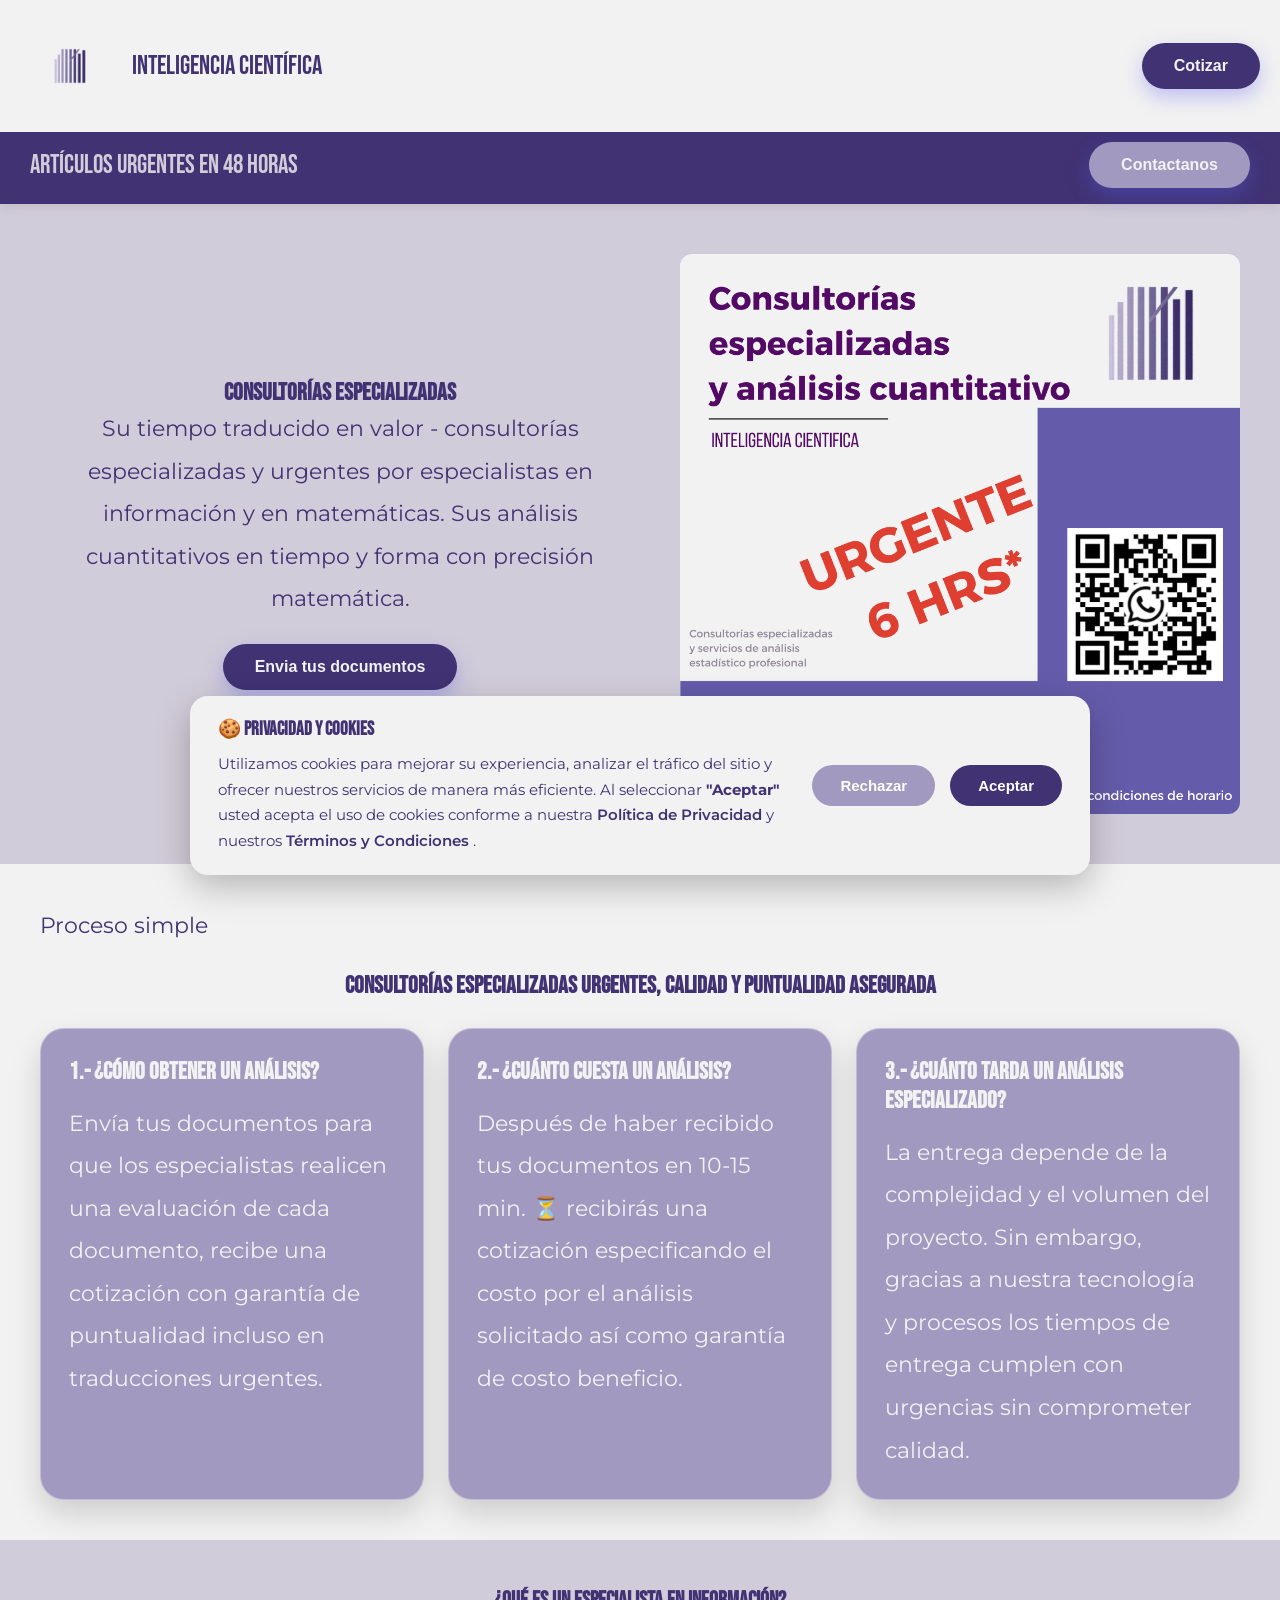
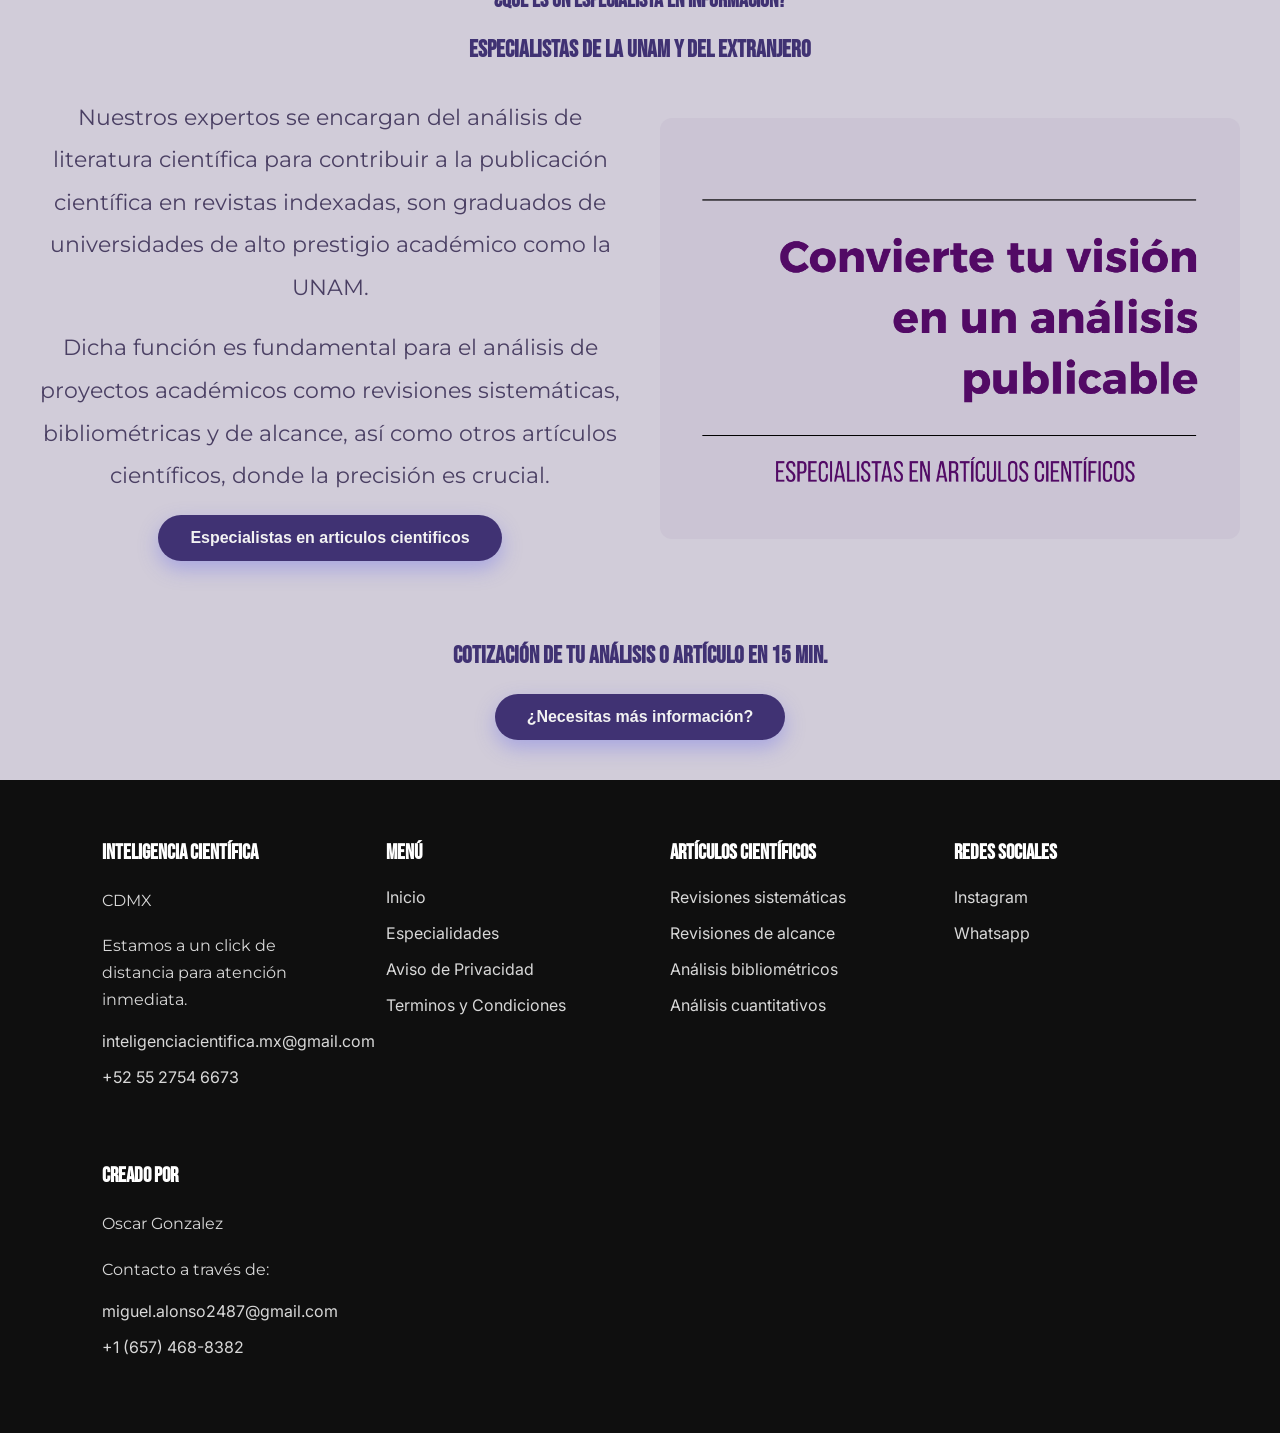
<file: index.html>
<!DOCTYPE html>
<html lang="es">
<head>
    <!-- Google Analytics -->
    <script async src="https://www.googletagmanager.com/gtag/js?id=G-CQZQXBJW80"></script>
    <script>
        window.dataLayer = window.dataLayer || [];
        function gtag() {
            dataLayer.push(arguments);
        }
        gtag('js', new Date());
        gtag('config', 'G-CQZQXBJW80');
    </script>

    <!-- Meta Tags -->
    <meta charset="UTF-8">
    <meta name="viewport" content="width=device-width, initial-scale=1.0">
    <link rel="icon" type="image/png" href="images/favicon.png">
    <title>Inteligencia Científica | Consultorías Especializadas</title>
    <meta name="description" content="Consultorías especializadas para artículos científicos, análisis bibliométricos, revisiones sistemáticas y análisis estadísticos.">

    <!-- Open Graph -->
    <meta property="og:type" content="website">
    <meta property="og:title" content="Inteligencia Científica">
    <meta property="og:description" content="Consultorías especializadas para artículos científicos y análisis estadísticos.">
    <meta property="og:url" content="https://inteligenciacientifica.mx">
    <meta property="og:image" content="https://inteligenciacientifica.mx/images/og-image.png">
    <meta property="og:site_name" content="Inteligencia Científica">
    <meta property="og:locale" content="es_MX">

    <link rel="stylesheet" href="style.css">
</head>

<body>
    <header>
        <nav>
            <div class="logo">
                <img src="images/logo.png" alt="Logo de Inteligencia Científica">
                <h1>Inteligencia Científica</h1>
            </div>
            <div class="menu">
                <a href="https://api.whatsapp.com/message/ATHFZGGTZEZNI1?autoload=1&app_absent=0" target="_blank">
                    <button id="btn-cotizar" class="cotizar">Cotizar</button>
                </a>
            </div>
        </nav>

        <section id="subheader">
            <div class="text">
                <h2>Artículos urgentes en 48 horas</h2>
            </div>
            <div class="subheader-button">
                <a href="https://api.whatsapp.com/message/ATHFZGGTZEZNI1?autoload=1&app_absent=0" target="_blank">
                    <button class="contactanos">Contactanos</button>
                </a>
            </div>
        </section>
    </header>

    <main>
        <section class="main1">
            <div class="division-text">
                <h1>Consultorías especializadas</h1>
                <p>
                    Su tiempo traducido en valor - consultorías especializadas y urgentes por especialistas
                    en información y en matemáticas. Sus análisis cuantitativos en tiempo y forma con precisión
                    matemática.
                </p>
                <a href="https://api.whatsapp.com/message/ATHFZGGTZEZNI1?autoload=1&app_absent=0" target="_blank"><button class="cotizar">Envia tus documentos</button></a>
            </div>
            <div class="division-image">
                <img src="images/img 1.png" alt="Consultoría especializada" loading="lazy">
            </div>
        </section>

        <section class="main2">
            <p>Proceso simple</p>
            <h1>Consultorías especializadas urgentes, calidad y puntualidad asegurada</h1>

            <div class="card-group">
                <div class="card">
                    <h2>1.- ¿Cómo obtener un análisis?</h2>
                    <p>
                        Envía tus documentos para que los especialistas realicen una evaluación de cada documento,
                        recibe una cotización con garantía de puntualidad incluso en traducciones urgentes.
                    </p>
                </div>

                <div class="card">
                    <h2>2.- ¿Cuánto cuesta un análisis?</h2>
                    <p>
                        Después de haber recibido tus documentos en 10-15 min. ⏳ recibirás una cotización
                        especificando el costo por el análisis solicitado así como garantía de costo beneficio.
                    </p>
                </div>

                <div class="card">
                    <h2>3.- ¿Cuánto tarda un análisis especializado?</h2>
                    <p>
                        La entrega depende de la complejidad y el volumen del proyecto. Sin embargo, gracias a
                        nuestra tecnología y procesos los tiempos de entrega cumplen con urgencias sin comprometer
                        calidad.
                    </p>
                </div>
            </div>
        </section>

        <section class="main3">
            <div class="main3-header">
                <p>¿Qué es un especialista en información?</p>
                <h1>Especialistas de la UNAM y del extranjero</h1>
            </div>

            <div class="main3-content">
                <div class="division-text">
                    <p>Nuestros expertos se encargan del análisis de literatura científica para contribuir a la publicación científica en revistas indexadas, son graduados de universidades de alto prestigio académico como la UNAM.</p>
                    <p>Dicha función es fundamental para el análisis de proyectos académicos como revisiones sistemáticas, bibliométricas y de alcance, así como otros artículos científicos, donde la precisión es crucial.</p>
                    <a href="especialidades.html"><button class="cotizar">Especialistas en articulos cientificos</button></a>
                </div>

                <div class="division-image">
                    <img src="images/img2.png" alt="Especialistas de la UNAM" loading="lazy">
                </div>
            </div>
        </section>

        <section class="main4">
            <div>
                <h1>Cotización de tu análisis o artículo en 15 min.</h1>
            </div>

            <div>
                <a href="https://api.whatsapp.com/message/ATHFZGGTZEZNI1?autoload=1&app_absent=0" target="_blank"><button class="cotizar">¿Necesitas más información?</button></a>
            </div>
        </section>
    </main>

    <footer>
        <div class="footer-column">
            <h3>Inteligencia Científica</h3>
            <p>CDMX</p>
            <p>
                Estamos a un click de distancia para
                atención inmediata.
            </p>
            <a href="mailto:inteligenciacientifica.mx@gmail.com">
                inteligenciacientifica.mx@gmail.com
            </a>
            <a href="tel:+525527546673">
                +52 55 2754 6673
            </a>
        </div>

        <div class="footer-column">
            <h3>Menú</h3>
            <a href="#">Inicio</a>
            <a href="especialidades.html">Especialidades</a>
            <a href="privacidad.html">Aviso de Privacidad</a>
            <a href="terminos.html">Terminos y Condiciones</a>
        </div>

        <div class="footer-column">
            <h3>Artículos Científicos</h3>
            <a href="#">Revisiones sistemáticas</a>
            <a href="#">Revisiones de alcance</a>
            <a href="#">Análisis bibliométricos</a>
            <a href="#">Análisis cuantitativos</a>
        </div>

        <div class="footer-column">
            <h3>Redes sociales</h3>
            <a href="https://www.instagram.com/inteligenciacientifica.mx/" target="_blank" rel="noopener noreferrer">Instagram</a>
            <a href="https://api.whatsapp.com/message/ATHFZGGTZEZNI1?autoload=1&app_absent=0" target="_blank" rel="noopener noreferrer">Whatsapp</a>
        </div>

        <div class="footer-column footer-credit">
            <h3>Creado por</h3>
            <p>Oscar Gonzalez</p>
            <p>Contacto a través de:</p>
            <a href="mailto:miguel.alonso2487@gmail.com">miguel.alonso2487@gmail.com</a>
            <a href="tel:+16574688382">+1 (657) 468-8382</a>
        </div>
    </footer>

    <!-- Cookie Banner -->
    <div id="cookie-banner" class="cookie-banner">
        <div class="cookie-text">
            <h3>🍪 Privacidad y Cookies</h3>
            <p>
                Utilizamos cookies para mejorar su experiencia, analizar el tráfico del sitio y
                ofrecer nuestros servicios de manera más eficiente.
                Al seleccionar <strong>"Aceptar"</strong> usted acepta el uso de cookies conforme a
                nuestra
                <a href="privacidad.html">
                    Política de Privacidad
                </a>
                y nuestros
                <a href="terminos.html">
                    Términos y Condiciones
                </a>.
            </p>
        </div>

        <div class="cookie-buttons">
            <button id="reject-cookies" class="cookie-reject">
                Rechazar
            </button>
            <button id="accept-cookies" class="cookie-accept">
                Aceptar
            </button>
        </div>
    </div>

    <script src="script.js"></script>
</body>
</html>
</file>
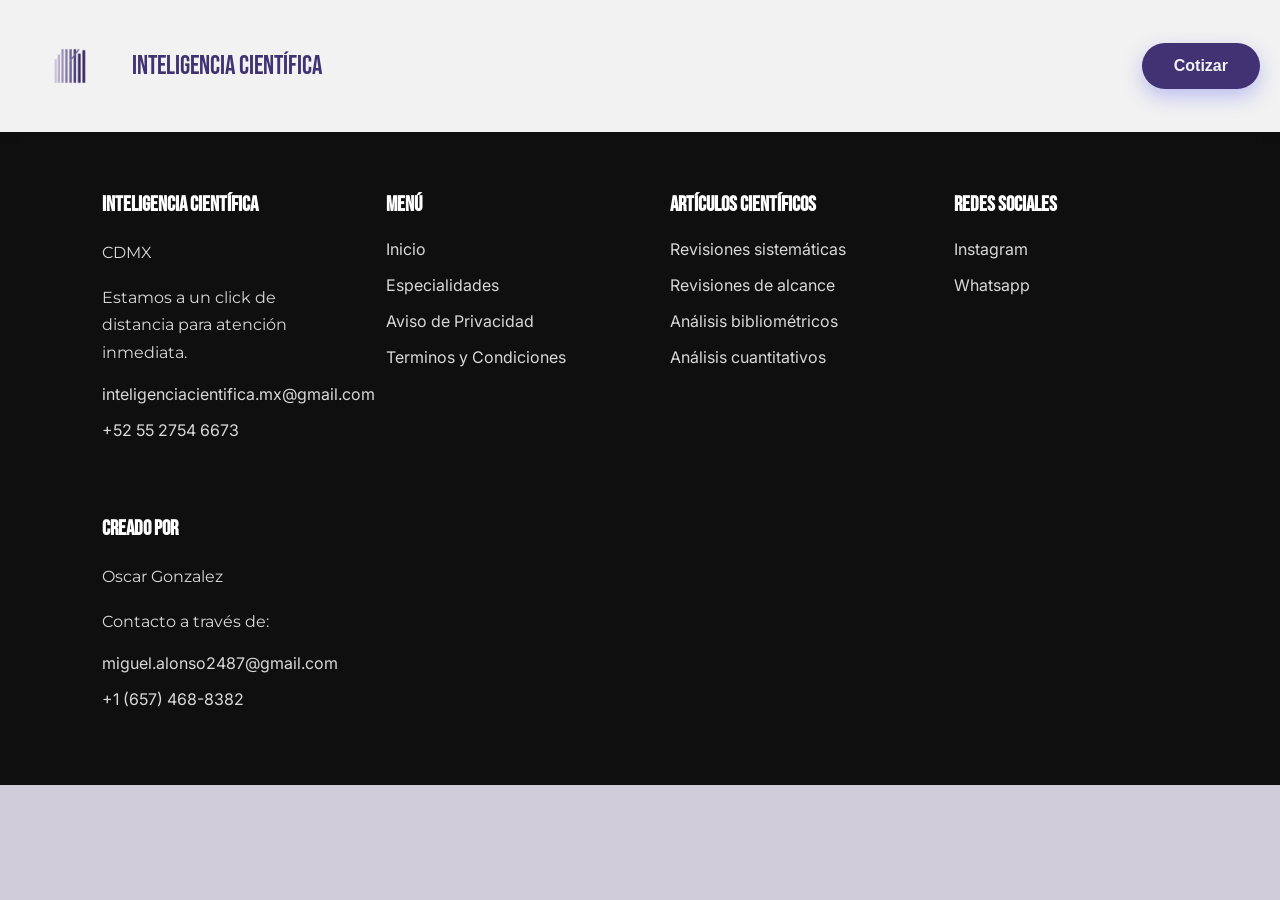
<file: especialidades.html>
<!DOCTYPE html>
<html lang="es">
<head>
    <!-- Google Analytics -->
    <script async src="https://www.googletagmanager.com/gtag/js?id=G-CQZQXBJW80"></script>
    <script>
        window.dataLayer = window.dataLayer || [];
        function gtag() {
            dataLayer.push(arguments);
        }
        gtag('js', new Date());
        gtag('config', 'G-CQZQXBJW80');
    </script>

    <!-- Meta Tags -->
    <meta charset="UTF-8">
    <meta name="viewport" content="width=device-width, initial-scale=1.0">
    <link rel="icon" type="image/png" href="images/favicon.png">
    <title>Especialidades | Inteligencia Científica</title>
    <meta name="description" content="Especialidades y servicios de Inteligencia Científica. Consultorías especializadas en artículos científicos.">

    <!-- Open Graph -->
    <meta property="og:type" content="website">
    <meta property="og:title" content="Especialidades | Inteligencia Científica">
    <meta property="og:description" content="Especialidades y servicios de Inteligencia Científica.">
    <meta property="og:url" content="https://inteligenciacientifica.mx/especialidades">
    <meta property="og:image" content="https://inteligenciacientifica.mx/images/og-image.png">
    <meta property="og:site_name" content="Inteligencia Científica">
    <meta property="og:locale" content="es_MX">

    <link rel="stylesheet" href="style.css">
</head>

<body>
    <header>
        <nav>
            <div class="logo">
                <img src="images/logo.png" alt="Logo de Inteligencia Científica">
                <h1>Inteligencia Científica</h1>
            </div>
            <div class="menu">
                <a href="https://api.whatsapp.com/message/ATHFZGGTZEZNI1?autoload=1&app_absent=0" target="_blank">
                    <button id="btn-cotizar" class="cotizar">Cotizar</button>
                </a>
            </div>
        </nav>
    </header>

    <main>
        <!-- Contenido principal aquí -->
    </main>

    <footer>
        <div class="footer-column">
            <h3>Inteligencia Científica</h3>
            <p>CDMX</p>
            <p>
                Estamos a un click de distancia para
                atención inmediata.
            </p>
            <a href="mailto:inteligenciacientifica.mx@gmail.com">
                inteligenciacientifica.mx@gmail.com
            </a>
            <a href="tel:+525527546673">
                +52 55 2754 6673
            </a>
        </div>

        <div class="footer-column">
            <h3>Menú</h3>
            <a href="index.html">Inicio</a>
            <a href="#">Especialidades</a>
            <a href="privacidad.html">Aviso de Privacidad</a>
            <a href="terminos.html">Terminos y Condiciones</a>
        </div>

        <div class="footer-column">
            <h3>Artículos Científicos</h3>
            <a href="#">Revisiones sistemáticas</a>
            <a href="#">Revisiones de alcance</a>
            <a href="#">Análisis bibliométricos</a>
            <a href="#">Análisis cuantitativos</a>
        </div>

        <div class="footer-column">
            <h3>Redes sociales</h3>
            <a href="https://www.instagram.com/inteligenciacientifica.mx/" target="_blank" rel="noopener noreferrer">Instagram</a>
            <a href="https://api.whatsapp.com/message/ATHFZGGTZEZNI1?autoload=1&app_absent=0" target="_blank" rel="noopener noreferrer">Whatsapp</a>
        </div>

        <div class="footer-column footer-credit">
            <h3>Creado por</h3>
            <p>Oscar Gonzalez</p>
            <p>Contacto a través de:</p>
            <a href="mailto:miguel.alonso2487@gmail.com">miguel.alonso2487@gmail.com</a>
            <a href="tel:+16574688382">+1 (657) 468-8382</a>
        </div>
    </footer>

    <script src="script.js"></script>
</body>
</html>
</file>
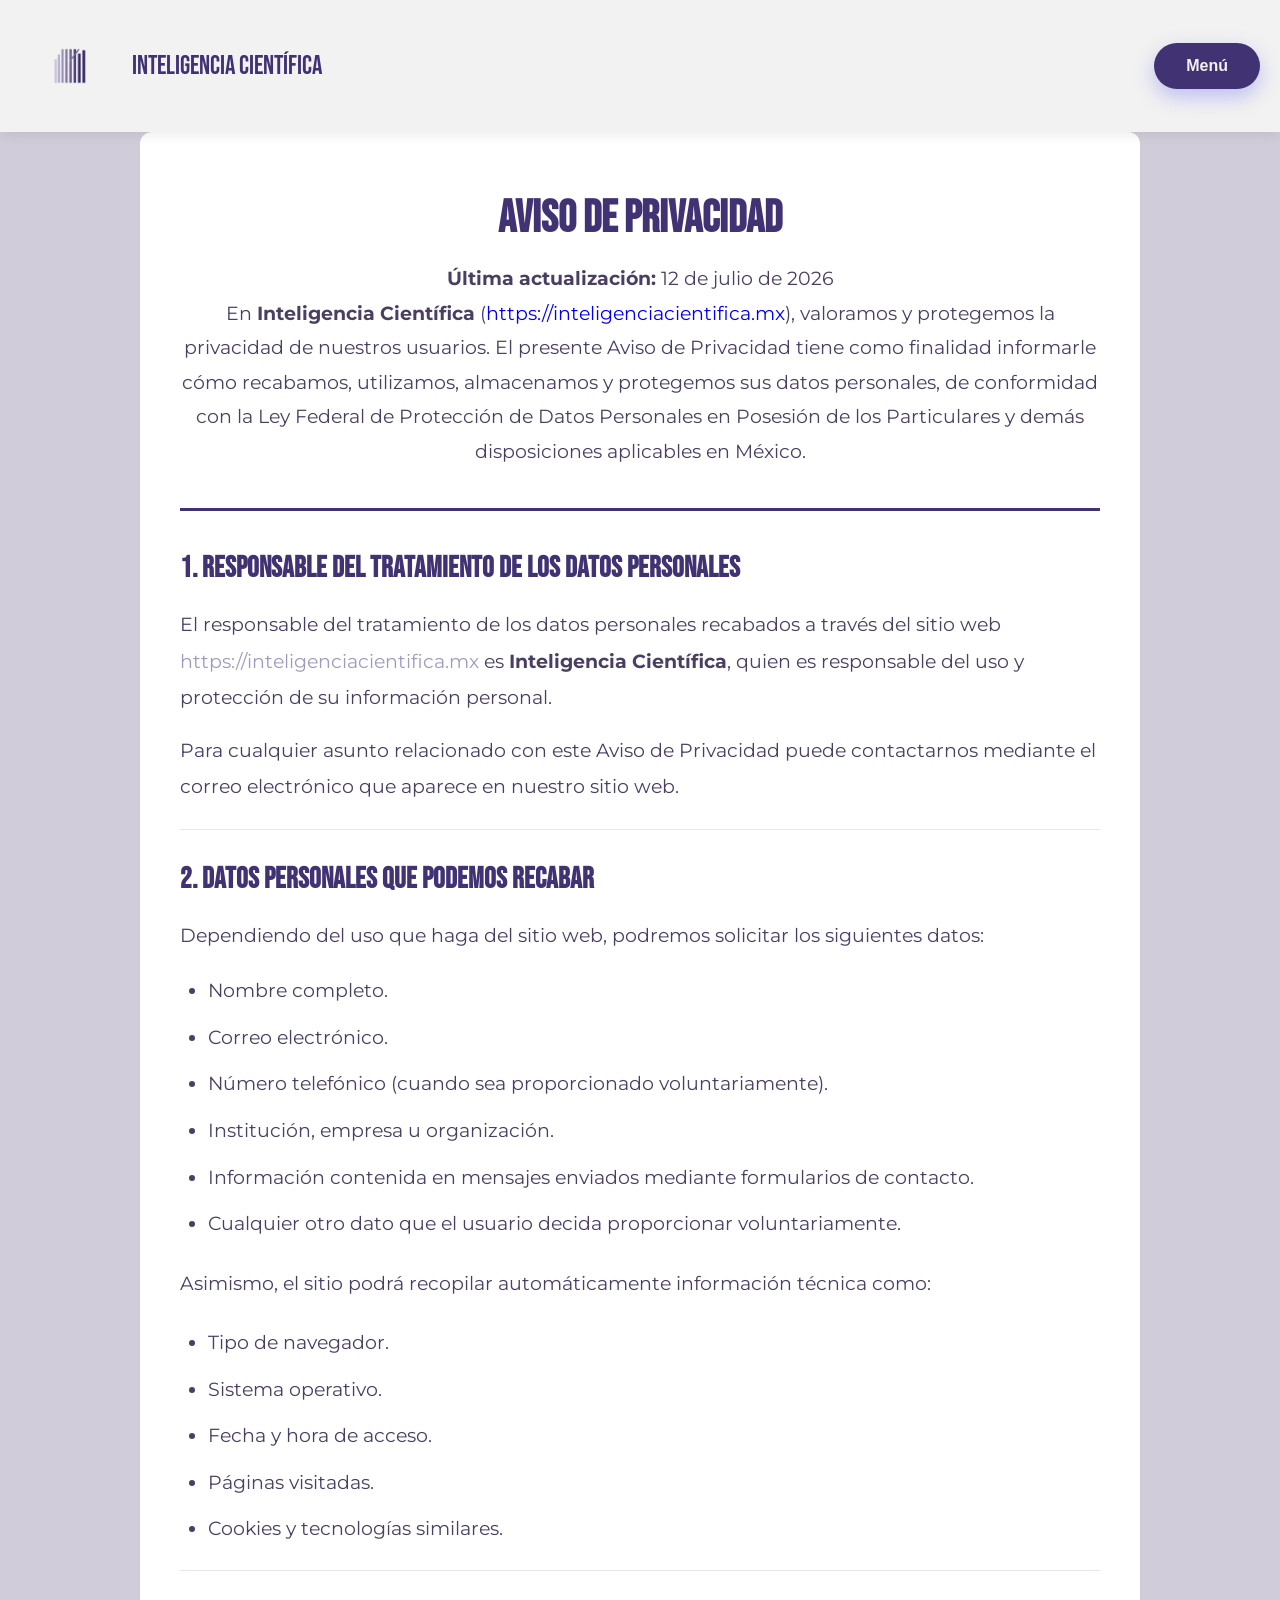
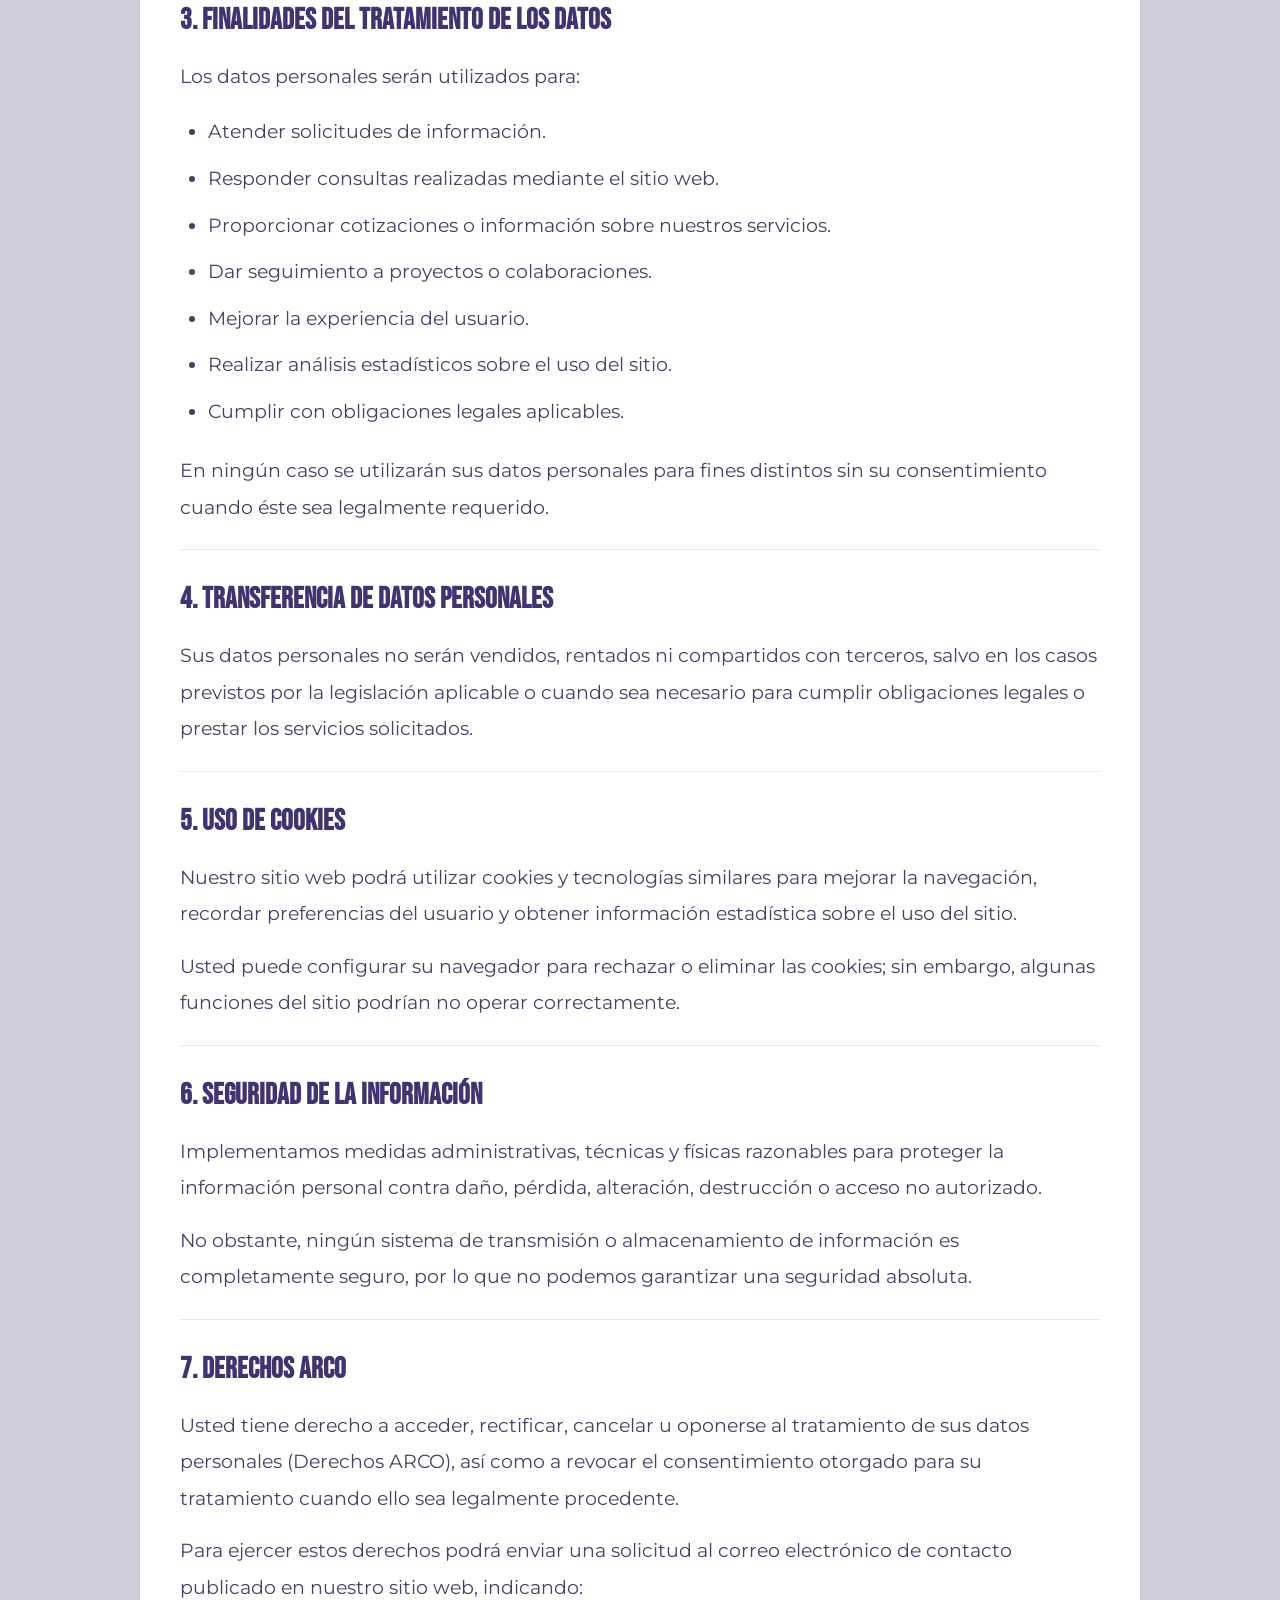
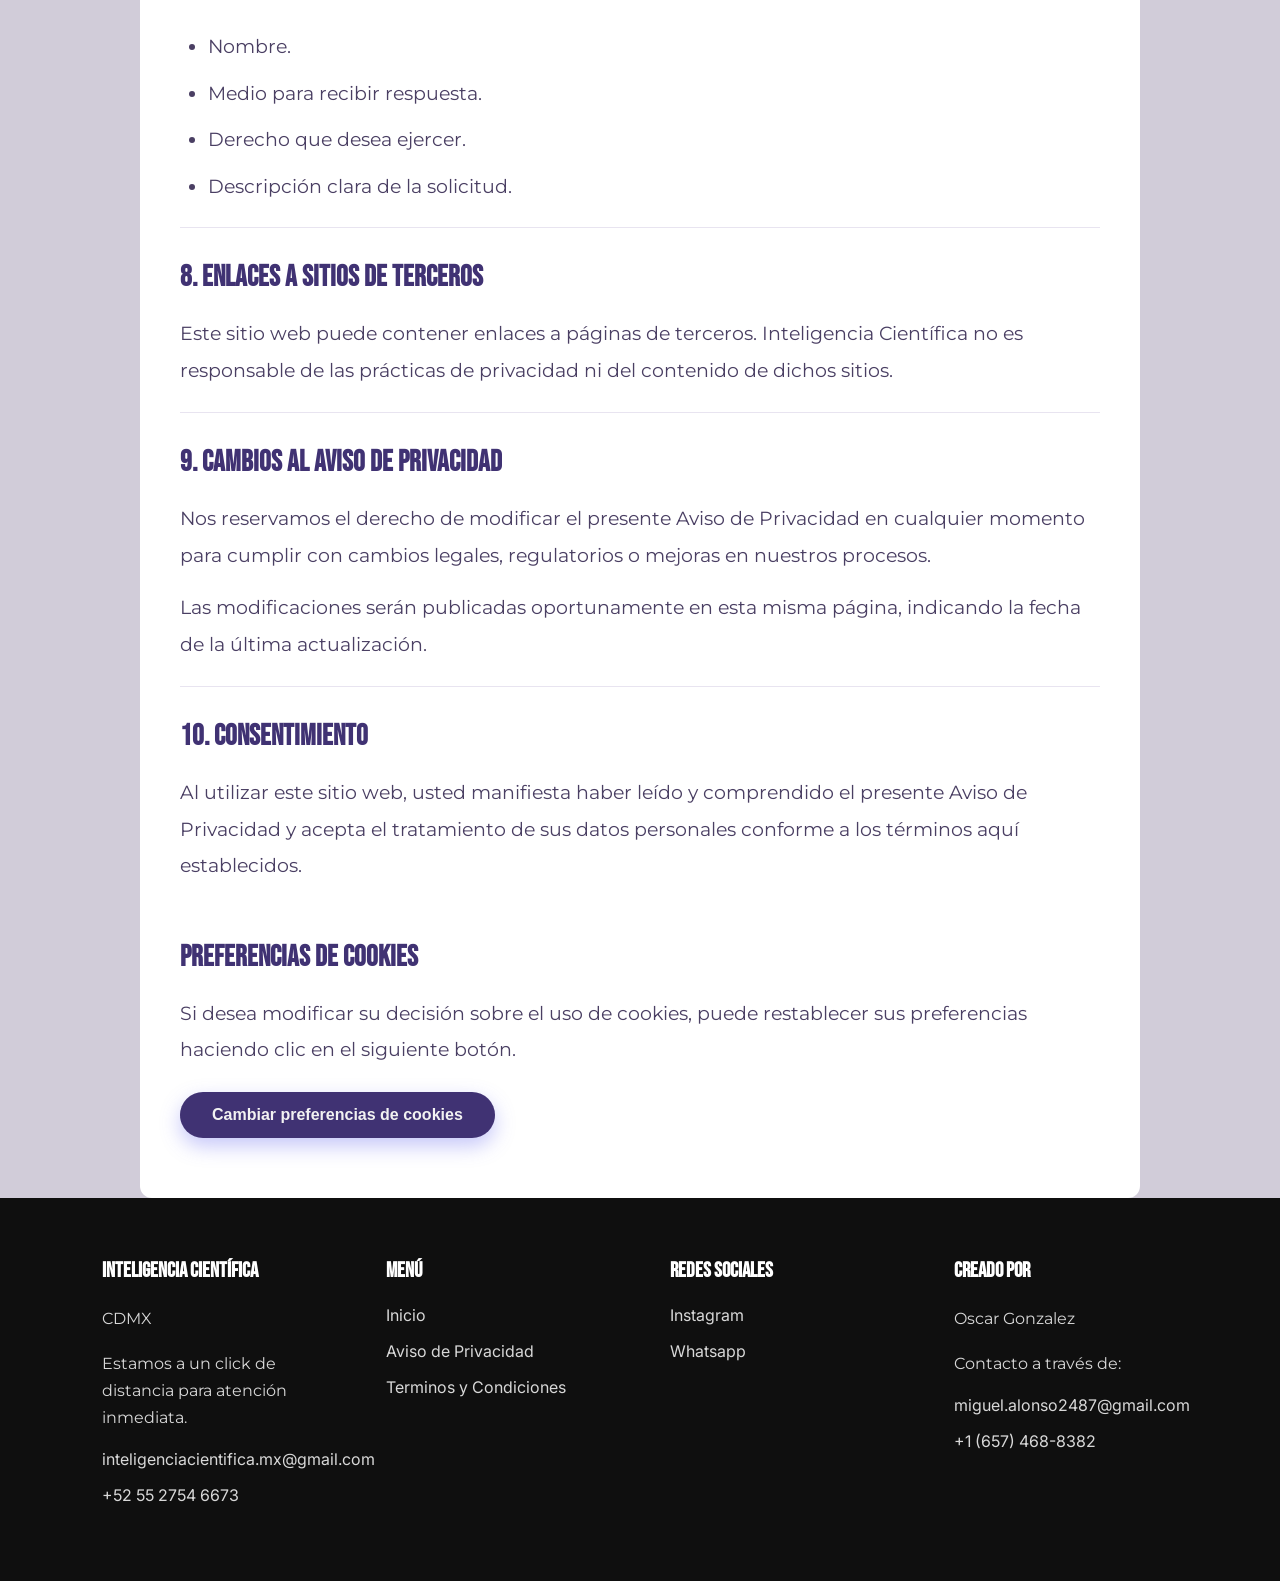
<file: privacidad.html>
<!DOCTYPE html>
<html lang="es">
<head>
    <!-- Google Analytics -->
    <script async src="https://www.googletagmanager.com/gtag/js?id=G-CQZQXBJW80"></script>
    <script>
        window.dataLayer = window.dataLayer || [];
        function gtag() {
            dataLayer.push(arguments);
        }
        gtag('js', new Date());
        gtag('config', 'G-CQZQXBJW80');
    </script>

    <!-- Meta Tags -->
    <meta charset="UTF-8">
    <meta name="viewport" content="width=device-width, initial-scale=1.0">
    <link rel="icon" type="image/png" href="images/favicon.png">
    <title>Aviso de Privacidad | Inteligencia Científica</title>
    <meta name="description" content="Aviso de Privacidad de Inteligencia Científica. Consultorías especializadas en artículos científicos y análisis estadísticos.">

    <!-- Open Graph -->
    <meta property="og:type" content="website">
    <meta property="og:title" content="Aviso de Privacidad | Inteligencia Científica">
    <meta property="og:description" content="Aviso de Privacidad de Inteligencia Científica. Consultorías especializadas en artículos científicos.">
    <meta property="og:url" content="https://inteligenciacientifica.mx/privacidad">
    <meta property="og:image" content="https://inteligenciacientifica.mx/images/og-image.png">
    <meta property="og:site_name" content="Inteligencia Científica">
    <meta property="og:locale" content="es_MX">

    <link rel="stylesheet" href="style.css">
</head>

<body>
    <header>
        <nav>
            <div class="logo">
                <img src="images/logo.png" alt="Logo de Inteligencia Científica">
                <h1>Inteligencia Científica</h1>
            </div>
            <div class="menu">
                <a href="index.html">
                    <button id="btn-cotizar" class="cotizar">Menú</button>
                </a>
            </div>
        </nav>
    </header>

        <main class="privacy-policy">
            <!-- Sección Hero -->
            <section class="hero">
                <h1>Aviso de Privacidad</h1>
                <p><strong>Última actualización:</strong> 12 de julio de 2026</p>
                <p>
                    En <strong>Inteligencia Científica</strong>
                    (<a href="https://inteligenciacientifica.mx">https://inteligenciacientifica.mx</a>),
                    valoramos y protegemos la privacidad de nuestros usuarios. El presente Aviso de
                    Privacidad tiene como finalidad informarle cómo recabamos, utilizamos,
                    almacenamos y protegemos sus datos personales, de conformidad con la Ley
                    Federal de Protección de Datos Personales en Posesión de los Particulares y
                    demás disposiciones aplicables en México.
                </p>
            </section>

            <!-- Contenido principal de privacidad -->
            <section class="privacy-content">
                <!-- Sección 1: Responsable del tratamiento -->
                <article id="responsable">
                    <h2>1. Responsable del tratamiento de los datos personales</h2>
                    <p>
                        El responsable del tratamiento de los datos personales recabados a través del
                        sitio web
                        <a href="https://inteligenciacientifica.mx">
                            https://inteligenciacientifica.mx
                        </a>
                        es <strong>Inteligencia Científica</strong>, quien es responsable del uso y
                        protección de su información personal.
                    </p>
                    <p>
                        Para cualquier asunto relacionado con este Aviso de Privacidad puede
                        contactarnos mediante el correo electrónico que aparece en nuestro sitio web.
                    </p>
                </article>

                <!-- Sección 2: Datos personales -->
                <article id="datos-personales">
                    <h2>2. Datos personales que podemos recabar</h2>
                    <p>
                        Dependiendo del uso que haga del sitio web, podremos solicitar los siguientes
                        datos:
                    </p>
                    <ul>
                        <li>Nombre completo.</li>
                        <li>Correo electrónico.</li>
                        <li>Número telefónico (cuando sea proporcionado voluntariamente).</li>
                        <li>Institución, empresa u organización.</li>
                        <li>Información contenida en mensajes enviados mediante formularios de contacto.</li>
                        <li>Cualquier otro dato que el usuario decida proporcionar voluntariamente.</li>
                    </ul>
                    <p>
                        Asimismo, el sitio podrá recopilar automáticamente información técnica como:
                    </p>
                    <ul>
                        <li>Tipo de navegador.</li>
                        <li>Sistema operativo.</li>
                        <li>Fecha y hora de acceso.</li>
                        <li>Páginas visitadas.</li>
                        <li>Cookies y tecnologías similares.</li>
                    </ul>
                </article>

                <!-- Sección 3: Finalidades del tratamiento -->
                <article id="finalidades">
                    <h2>3. Finalidades del tratamiento de los datos</h2>
                    <p>Los datos personales serán utilizados para:</p>
                    <ul>
                        <li>Atender solicitudes de información.</li>
                        <li>Responder consultas realizadas mediante el sitio web.</li>
                        <li>Proporcionar cotizaciones o información sobre nuestros servicios.</li>
                        <li>Dar seguimiento a proyectos o colaboraciones.</li>
                        <li>Mejorar la experiencia del usuario.</li>
                        <li>Realizar análisis estadísticos sobre el uso del sitio.</li>
                        <li>Cumplir con obligaciones legales aplicables.</li>
                    </ul>
                    <p>
                        En ningún caso se utilizarán sus datos personales para fines distintos sin su
                        consentimiento cuando éste sea legalmente requerido.
                    </p>
                </article>

                <!-- Sección 4: Transferencia de datos -->
                <article id="transferencia">
                    <h2>4. Transferencia de datos personales</h2>
                    <p>
                        Sus datos personales no serán vendidos, rentados ni compartidos con terceros,
                        salvo en los casos previstos por la legislación aplicable o cuando sea necesario
                        para cumplir obligaciones legales o prestar los servicios solicitados.
                    </p>
                </article>

                <!-- Sección 5: Uso de cookies -->
                <article id="cookies">
                    <h2>5. Uso de cookies</h2>
                    <p>
                        Nuestro sitio web podrá utilizar cookies y tecnologías similares para mejorar
                        la navegación, recordar preferencias del usuario y obtener información
                        estadística sobre el uso del sitio.
                    </p>
                    <p>
                        Usted puede configurar su navegador para rechazar o eliminar las cookies; sin
                        embargo, algunas funciones del sitio podrían no operar correctamente.
                    </p>
                </article>

                <!-- Sección 6: Seguridad de la información -->
                <article id="seguridad">
                    <h2>6. Seguridad de la información</h2>
                    <p>
                        Implementamos medidas administrativas, técnicas y físicas razonables para
                        proteger la información personal contra daño, pérdida, alteración, destrucción
                        o acceso no autorizado.
                    </p>
                    <p>
                        No obstante, ningún sistema de transmisión o almacenamiento de información es
                        completamente seguro, por lo que no podemos garantizar una seguridad absoluta.
                    </p>
                </article>

                <!-- Sección 7: Derechos ARCO -->
                <article id="derechos-arco">
                    <h2>7. Derechos ARCO</h2>
                    <p>
                        Usted tiene derecho a acceder, rectificar, cancelar u oponerse al tratamiento
                        de sus datos personales (Derechos ARCO), así como a revocar el consentimiento
                        otorgado para su tratamiento cuando ello sea legalmente procedente.
                    </p>
                    <p>
                        Para ejercer estos derechos podrá enviar una solicitud al correo electrónico de
                        contacto publicado en nuestro sitio web, indicando:
                    </p>
                    <ul>
                        <li>Nombre.</li>
                        <li>Medio para recibir respuesta.</li>
                        <li>Derecho que desea ejercer.</li>
                        <li>Descripción clara de la solicitud.</li>
                    </ul>
                </article>

                <!-- Sección 8: Enlaces a sitios de terceros -->
                <article id="enlaces-terceros">
                    <h2>8. Enlaces a sitios de terceros</h2>
                    <p>
                        Este sitio web puede contener enlaces a páginas de terceros. Inteligencia
                        Científica no es responsable de las prácticas de privacidad ni del contenido de
                        dichos sitios.
                    </p>
                </article>

                <!-- Sección 9: Cambios al Aviso -->
                <article id="cambios">
                    <h2>9. Cambios al Aviso de Privacidad</h2>
                    <p>
                        Nos reservamos el derecho de modificar el presente Aviso de Privacidad en
                        cualquier momento para cumplir con cambios legales, regulatorios o mejoras en
                        nuestros procesos.
                    </p>
                    <p>
                        Las modificaciones serán publicadas oportunamente en esta misma página,
                        indicando la fecha de la última actualización.
                    </p>
                </article>

                <!-- Sección 10: Consentimiento -->
                <article id="consentimiento">
                    <h2>10. Consentimiento</h2>
                    <p>
                        Al utilizar este sitio web, usted manifiesta haber leído y comprendido el
                        presente Aviso de Privacidad y acepta el tratamiento de sus datos personales
                        conforme a los términos aquí establecidos.
                    </p>
                </article>
            </section>
            <article class="cookie-preferences">

    <h2>Preferencias de Cookies</h2>

    <p>
        Si desea modificar su decisión sobre el uso de cookies,
        puede restablecer sus preferencias haciendo clic en el
        siguiente botón.
    </p>

    <button id="reset-cookies" class="cotizar">
        Cambiar preferencias de cookies
    </button>

</article>
        </main>


        <footer>
            <div class="footer-column">
                <h3>Inteligencia Científica</h3>
                <p>CDMX</p>
                <p>
                    Estamos a un click de distancia para
                    atención inmediata.
                </p>
                <a href="mailto:inteligenciacientifica.mx@gmail.com">
                    inteligenciacientifica.mx@gmail.com
                </a>
                <a href="tel:+525527546673">
                    +52 55 2754 6673
                </a>
            </div>

            <div class="footer-column">
                <h3>Menú</h3>
                <a href="index.html">Inicio</a>
                <a href="#">Aviso de Privacidad</a>
                <a href="terminos.html">Terminos y Condiciones</a>
            </div>

            <div class="footer-column">
                <h3>Redes sociales</h3>
                <a href="https://www.instagram.com/inteligenciacientifica.mx/" target="_blank" rel="noopener noreferrer">Instagram</a>
                <a href="https://api.whatsapp.com/message/ATHFZGGTZEZNI1?autoload=1&app_absent=0" target="_blank" rel="noopener noreferrer">Whatsapp</a>
            </div>

            <div class="footer-column footer-credit">
                <h3>Creado por</h3>
                <p>Oscar Gonzalez</p>
                <p>Contacto a través de:</p>
                <a href="mailto:miguel.alonso2487@gmail.com">miguel.alonso2487@gmail.com</a>
                <a href="tel:+16574688382">+1 (657) 468-8382</a>
            </div>
        </footer>
        <script src="script.js"></script>

    </body>

</html>
</file>
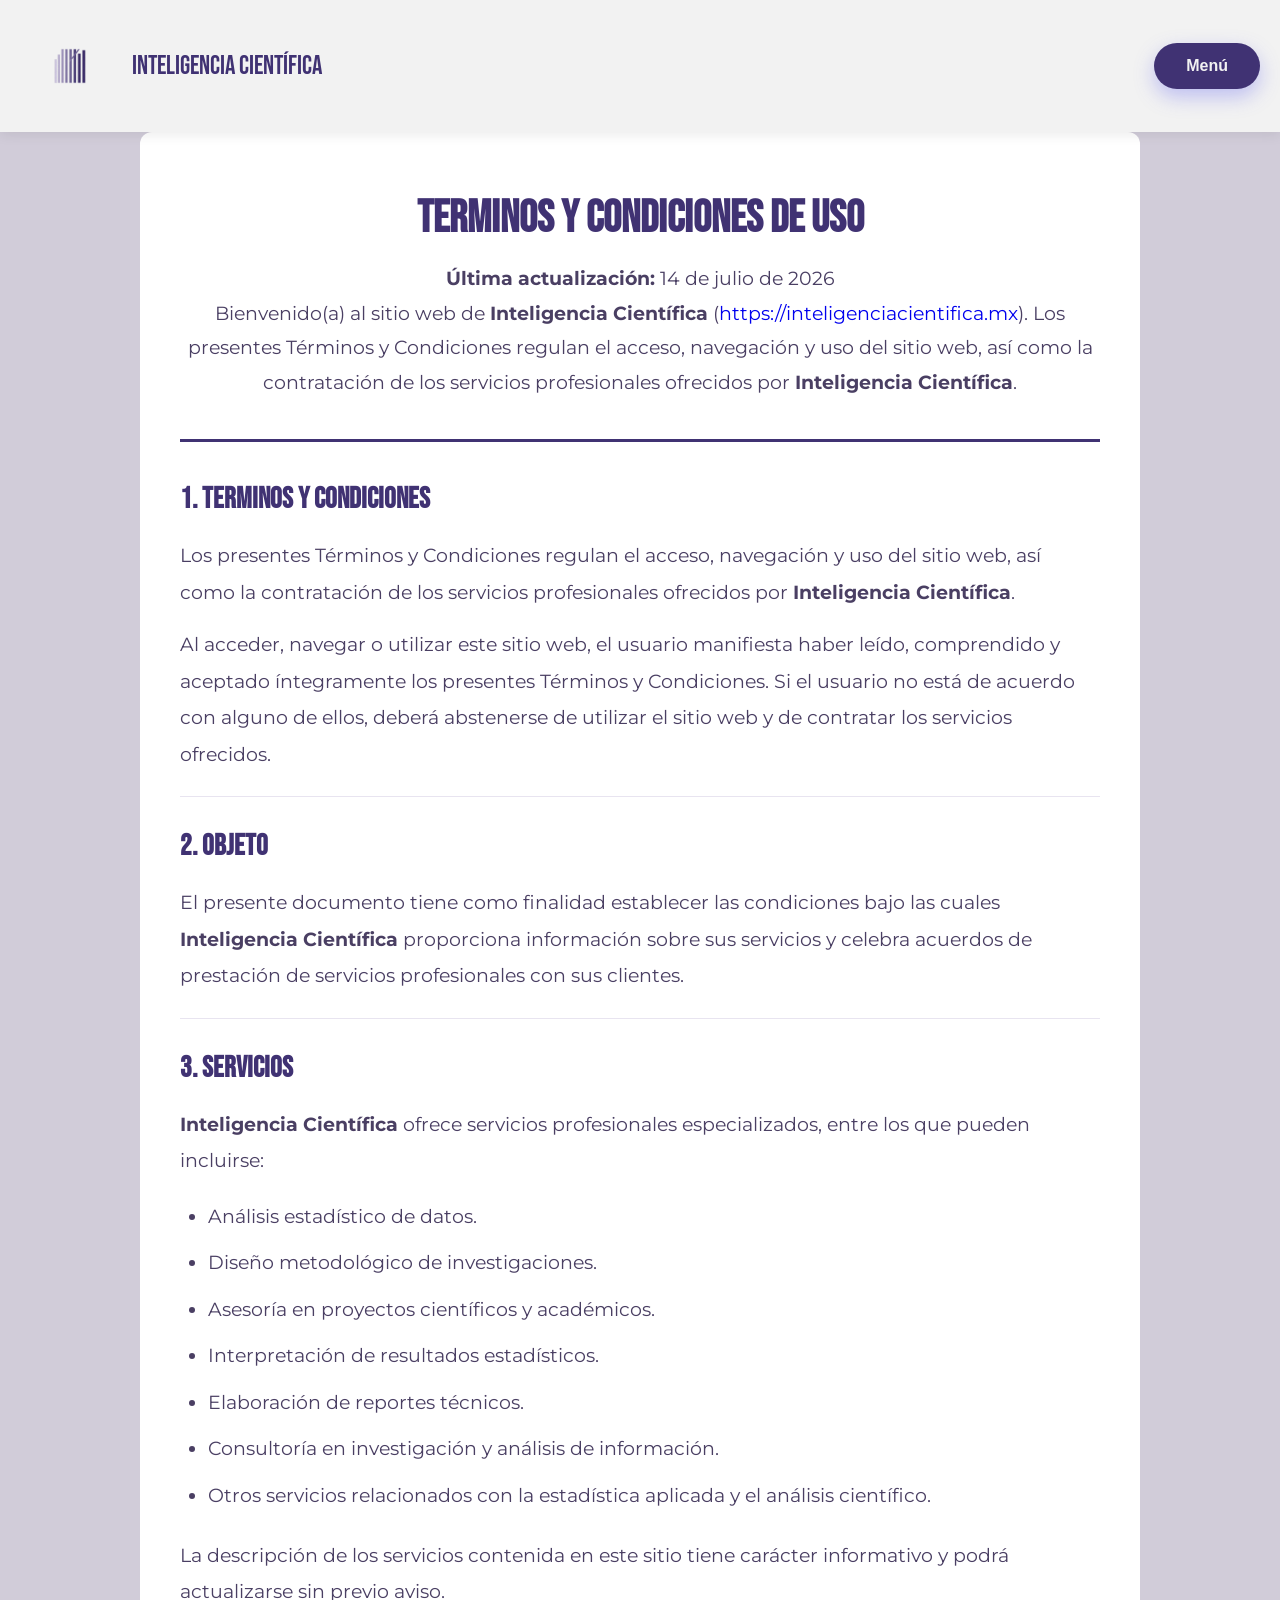
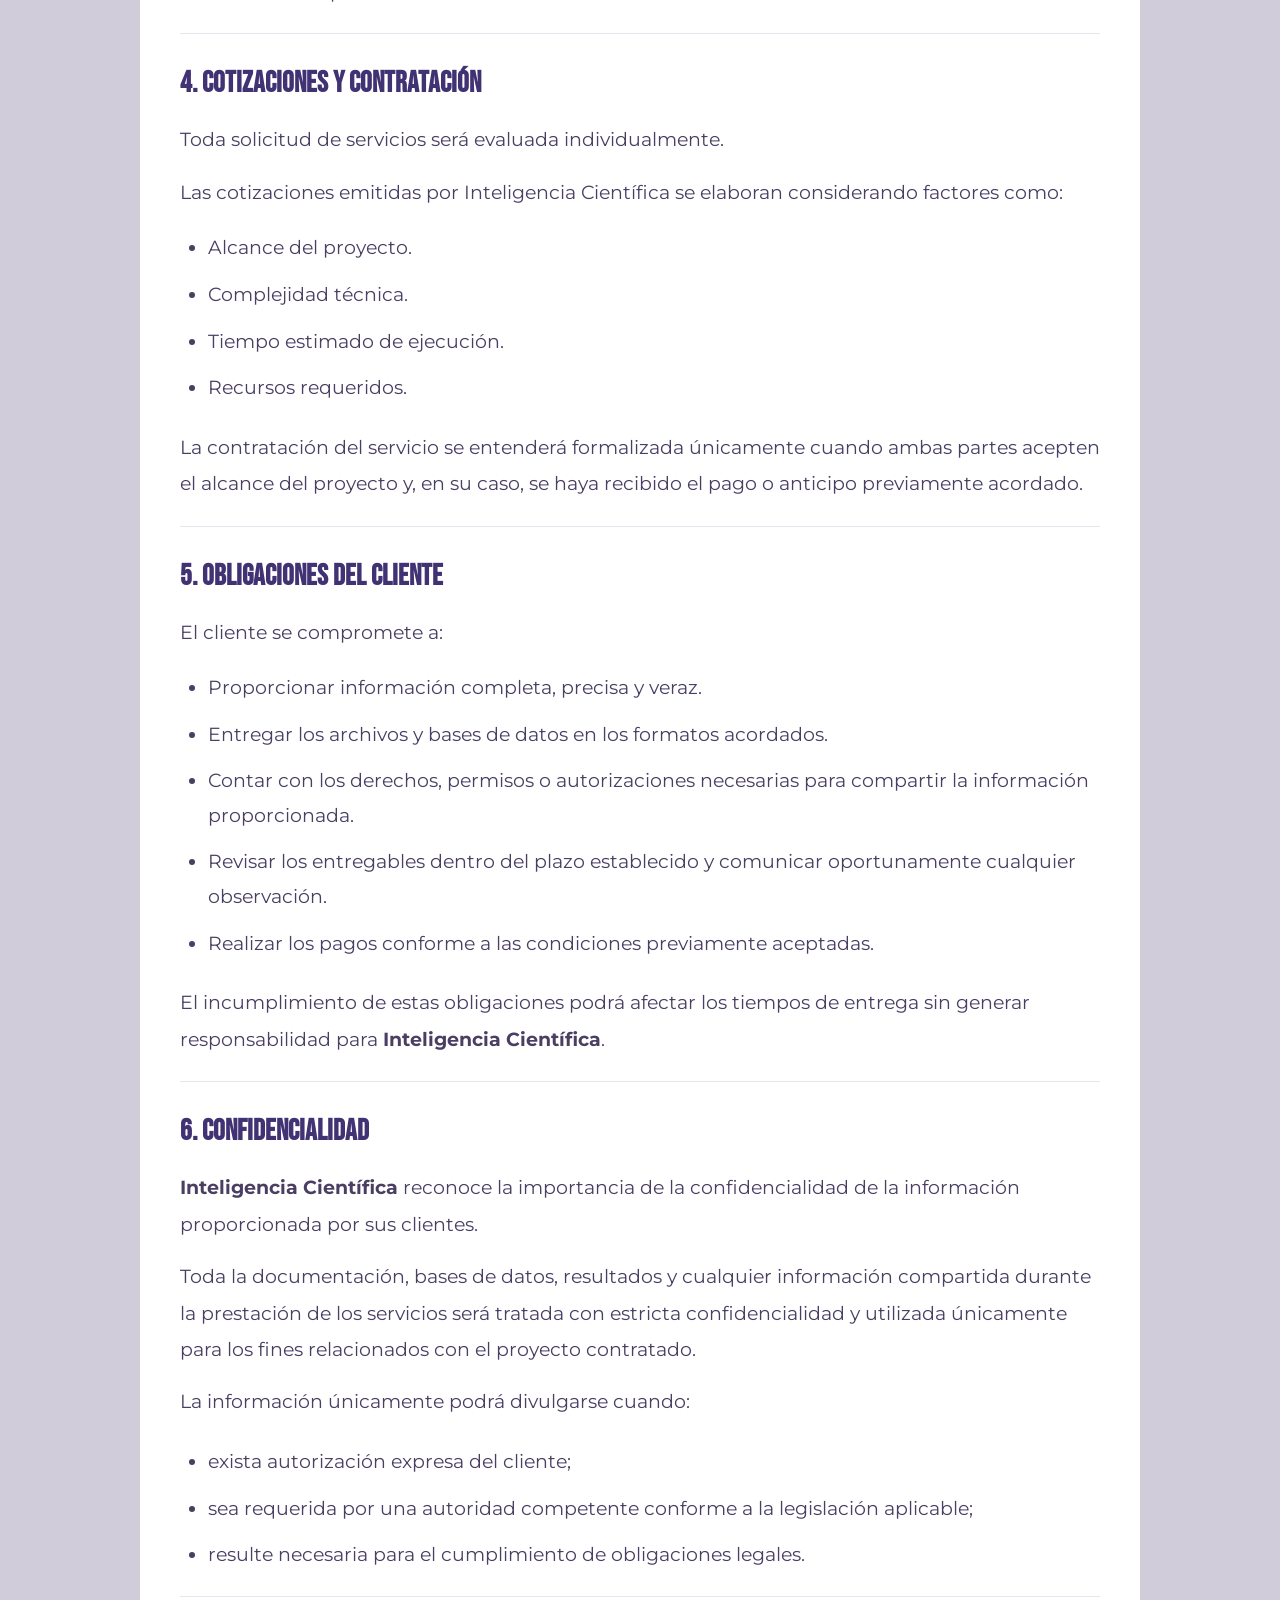
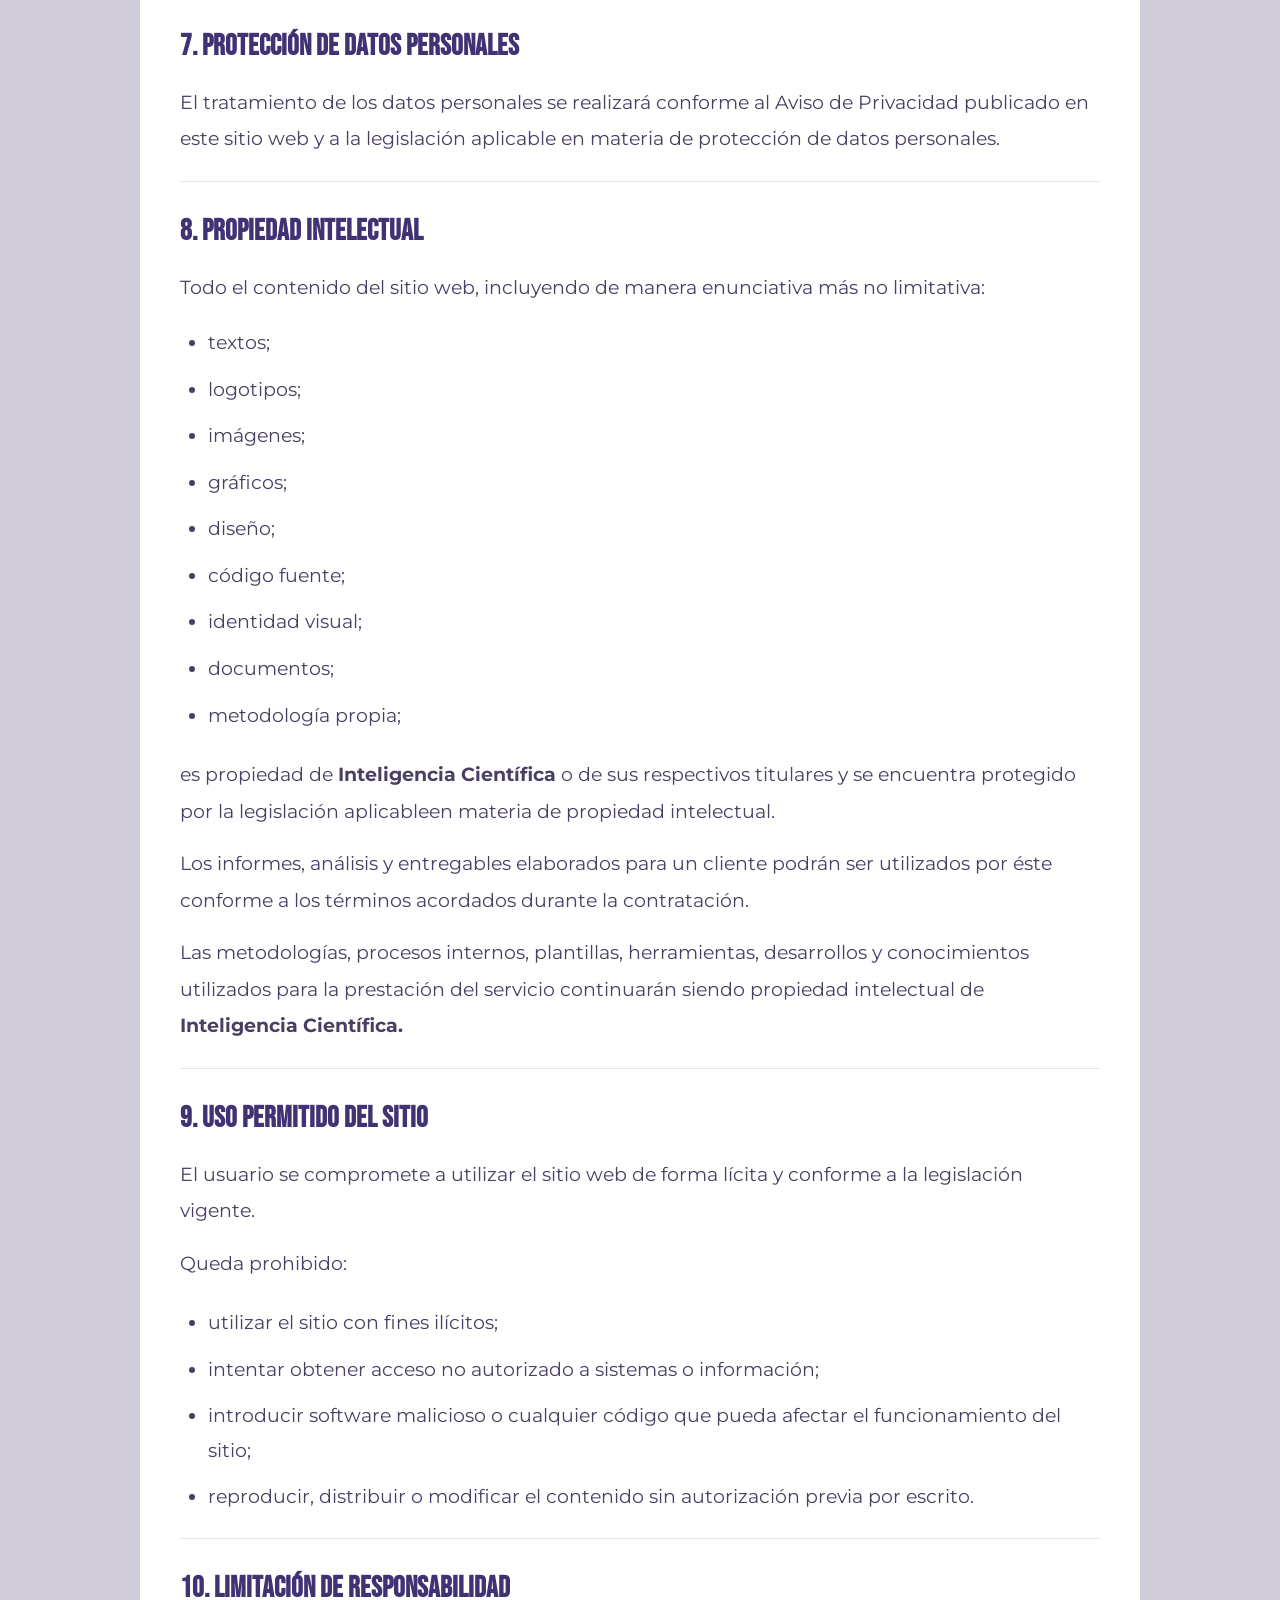
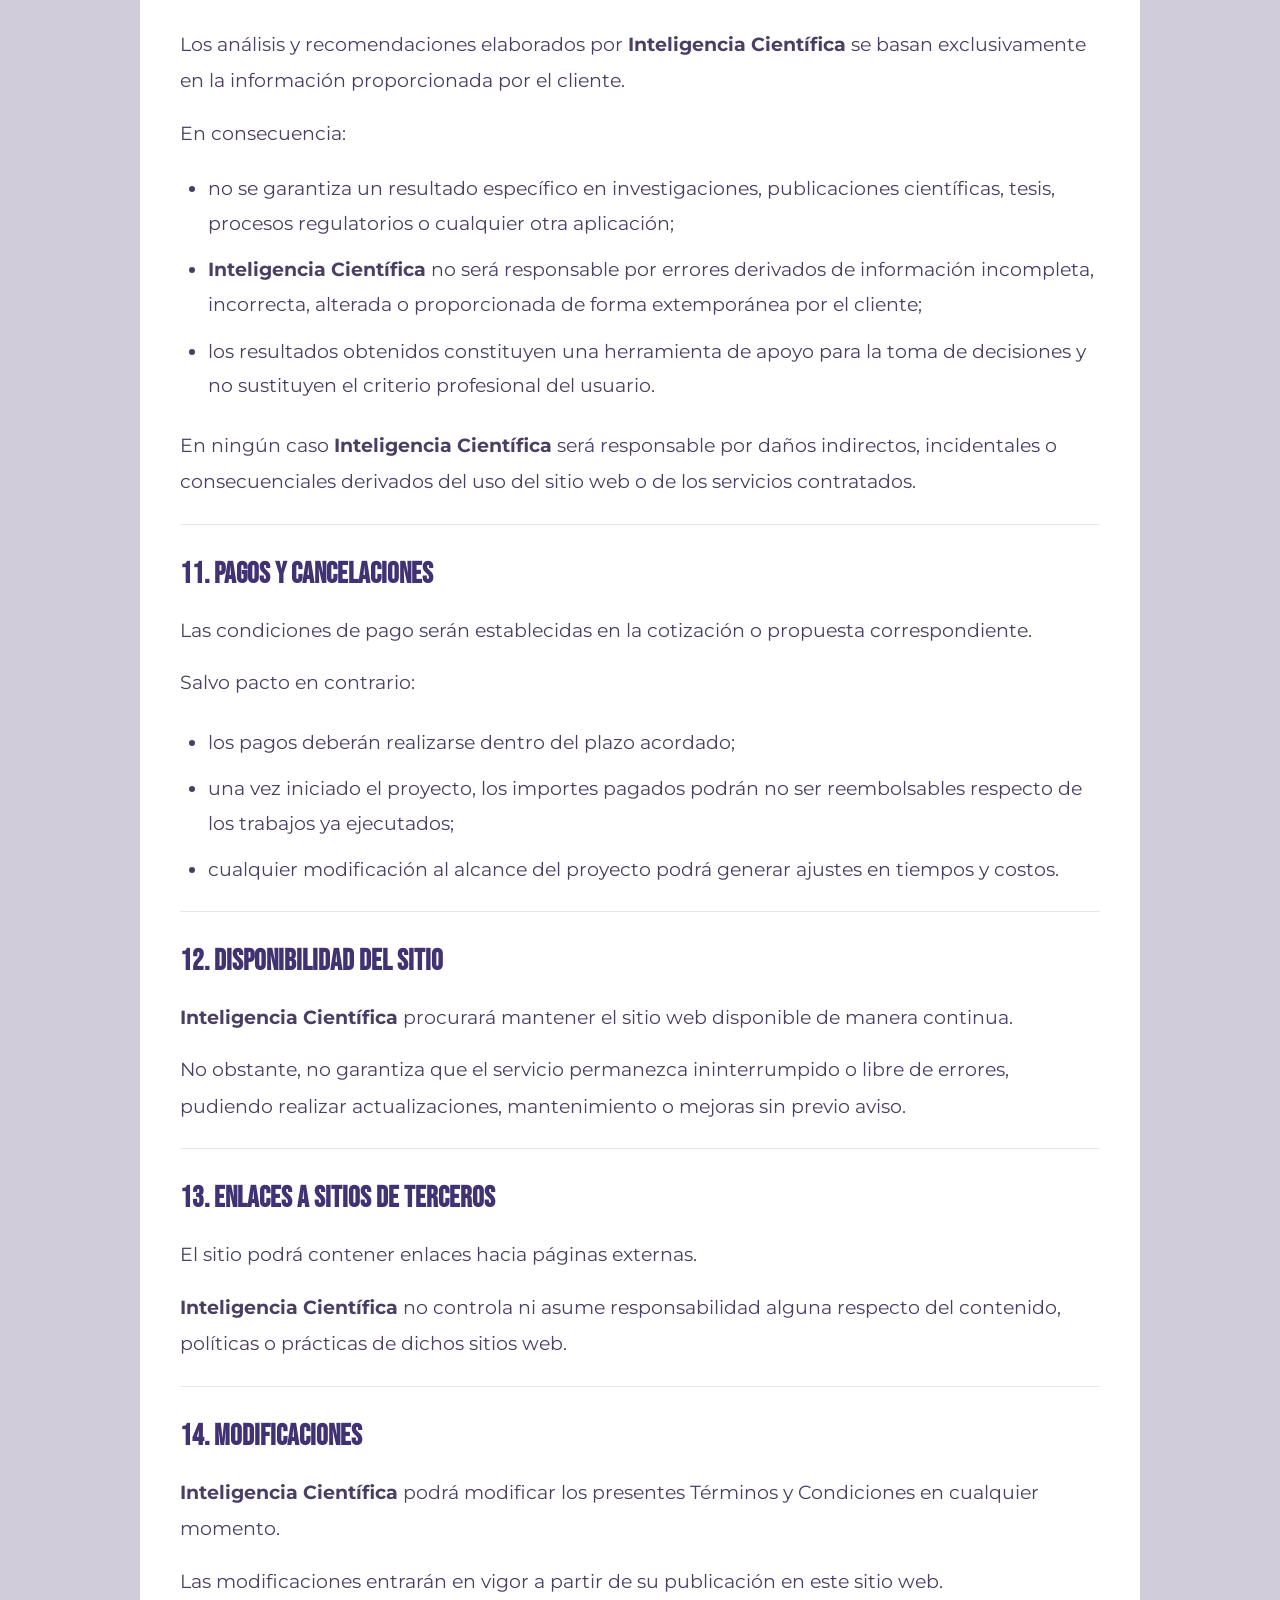
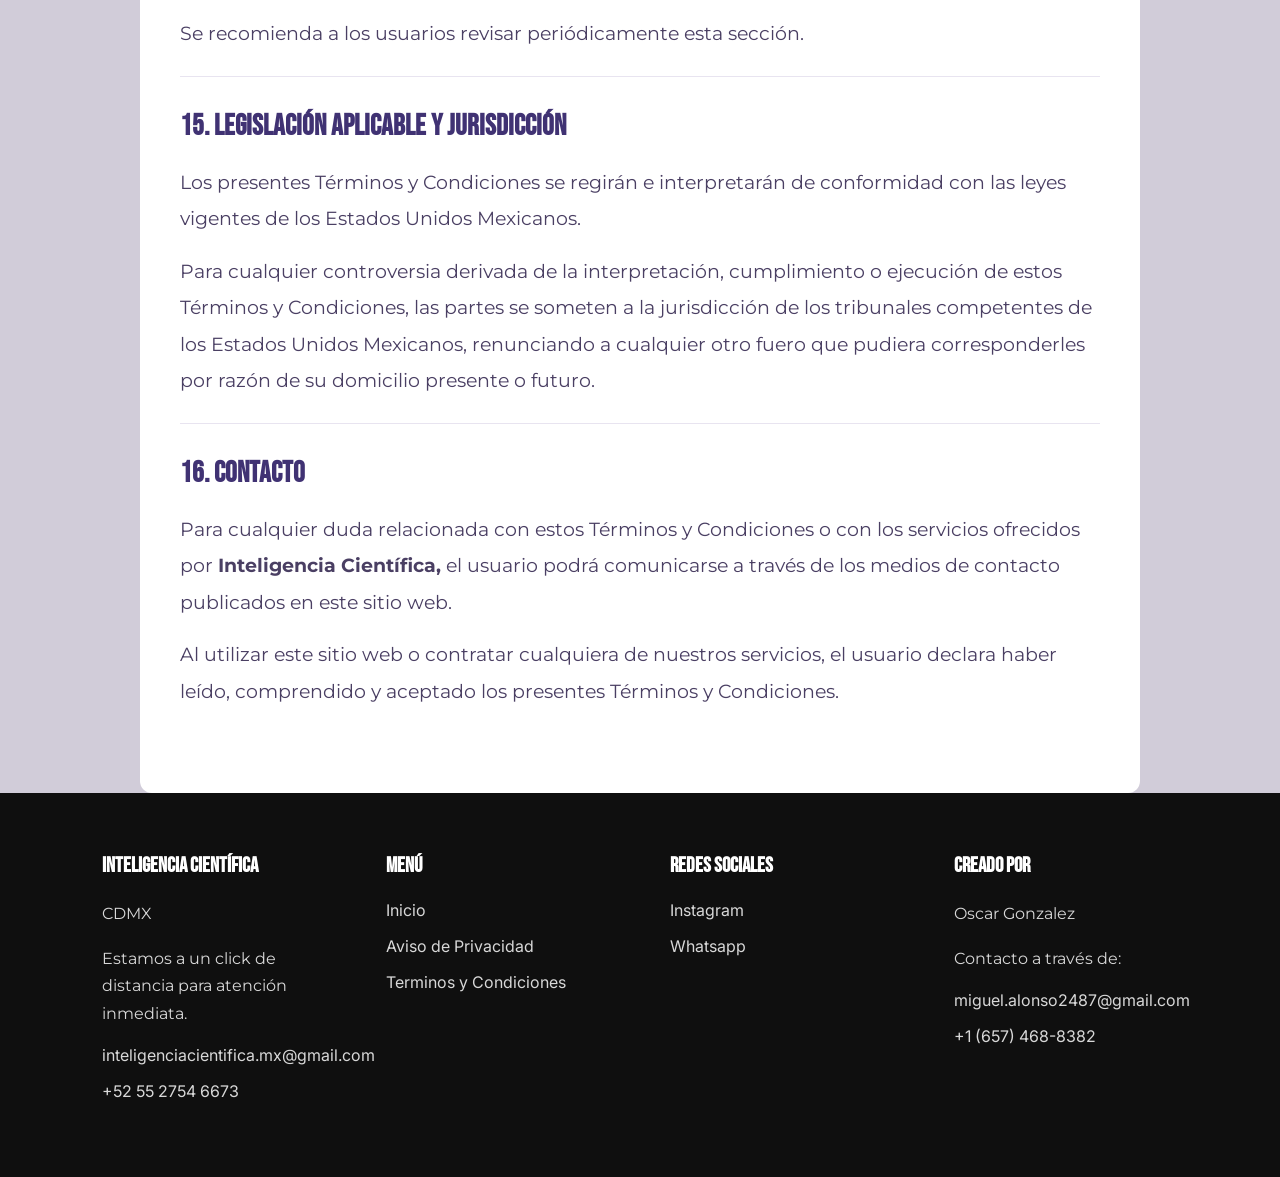
<file: terminos.html>
<!DOCTYPE html>
<html lang="es">
<head>
    <!-- Google Analytics -->
    <script async src="https://www.googletagmanager.com/gtag/js?id=G-CQZQXBJW80"></script>
    <script>
        window.dataLayer = window.dataLayer || [];
        function gtag() {
            dataLayer.push(arguments);
        }
        gtag('js', new Date());
        gtag('config', 'G-CQZQXBJW80');
    </script>

    <!-- Meta Tags -->
    <meta charset="UTF-8">
    <meta name="viewport" content="width=device-width, initial-scale=1.0">
    <link rel="icon" type="image/png" href="images/favicon.png">
    <title>Terminos y Condiciones de Uso | Inteligencia Científica</title>
    <meta name="description" content="Aviso de Privacidad de Inteligencia Científica. Consultorías especializadas en artículos científicos y análisis estadísticos.">

    <!-- Open Graph -->
    <meta property="og:type" content="website">
    <meta property="og:title" content="Terminos y Condiciones de Uso| Inteligencia Científica">
    <meta property="og:description" content="Terminos y Condiciones de Uso de Inteligencia Científica. Consultorías especializadas en artículos científicos.">
    <meta property="og:url" content="https://inteligenciacientifica.mx/terminos">
    <meta property="og:image" content="https://inteligenciacientifica.mx/images/og-image.png">
    <meta property="og:site_name" content="Inteligencia Científica">
    <meta property="og:locale" content="es_MX">

    <link rel="stylesheet" href="style.css">
</head>

<body>
    <header>
        <nav>
            <div class="logo">
                <img src="images/logo.png" alt="Logo de Inteligencia Científica">
                <h1>Inteligencia Científica</h1>
            </div>
            <div class="menu">
                <a href="index.html">
                    <button id="btn-cotizar" class="cotizar">Menú</button>
                </a>
            </div>
        </nav>
    </header>

        <main class="privacy-policy">
            <!-- Sección Hero -->
            <section class="hero">
                <h1>Terminos y Condiciones de Uso</h1>
                <p><strong>Última actualización:</strong> 14 de julio de 2026</p>
                <p>
                    Bienvenido(a) al sitio web de <strong>Inteligencia Científica</strong>
                    (<a href="https://inteligenciacientifica.mx">https://inteligenciacientifica.mx</a>).
                    Los presentes Términos y Condiciones regulan el acceso, navegación y uso del sitio web, así como la contratación de los servicios profesionales ofrecidos por <strong>Inteligencia Científica</strong>.
                </p>
            </section>

            <!-- Contenido principal de Terminos y Condiciones -->
            <section class="terms-content">
                <!-- Sección 1: Introduccion-->
                <article id="introduction">
                    <h2>1. Terminos y Condiciones</h2>
                    <p>
                        Los presentes Términos y Condiciones regulan el acceso, 
                        navegación y uso del sitio web, así como la contratación de
                        los servicios profesionales ofrecidos por
                        <strong>Inteligencia Científica</strong>.
                    </p>
                    <p>
                        Al acceder, navegar o utilizar este sitio web, el usuario 
                        manifiesta haber leído, comprendido y aceptado íntegramente 
                        los presentes Términos y Condiciones. Si el usuario no está 
                        de acuerdo con alguno de ellos, deberá abstenerse de utilizar 
                        el sitio web y de contratar los servicios ofrecidos.

                    </p>
                </article>

                <!-- Sección 2: Objeto -->
                <article id="object">
                    <h2>2. Objeto</h2>
                    <p>
                        El presente documento tiene como finalidad establecer
                         las condiciones bajo las cuales <strong>Inteligencia Científica</strong>
                          proporciona información sobre sus servicios y celebra acuerdos
                           de prestación de servicios profesionales con sus clientes.
                    </p>
                    
                </article>

                <!-- Sección 3: Servicios -->
                <article id="services">
                    <h2>3. Servicios</h2>
                    <p><strong>Inteligencia Científica</strong> ofrece servicios profesionales 
                        especializados, entre los que pueden incluirse:
                    </p>

                    <ul>
                        <li>Análisis estadístico de datos.</li>
                        <li>Diseño metodológico de investigaciones.</li>
                        <li>Asesoría en proyectos científicos y académicos.</li>
                        <li>Interpretación de resultados estadísticos.</li>
                        <li>Elaboración de reportes técnicos.</li>
                        <li>Consultoría en investigación y análisis de información.</li>
                        <li>Otros servicios relacionados con la estadística aplicada y el análisis científico.</li>
                    </ul>
                   
                    <p>
                        La descripción de los servicios contenida en este sitio tiene carácter
                         informativo y podrá actualizarse sin previo aviso.
                    </p>
                </article>

                <!-- Sección 4: Cotizaciones y contratación -->
                <article id="contract">
                    <h2>4. Cotizaciones y contratación</h2>

                    <p>
                        Toda solicitud de servicios será evaluada individualmente.
                    </p>

                    <p>
                      Las cotizaciones emitidas por Inteligencia Científica se
                       elaboran considerando factores como:  
                    </p>

                    <ul>
                        <li>Alcance del proyecto.</li>
                        <li>Complejidad técnica.</li>
                        <li>Tiempo estimado de ejecución.</li>
                        <li>Recursos requeridos.</li>
                    </ul>

                    <p>
                        La contratación del servicio se entenderá formalizada únicamente
                         cuando ambas partes acepten el alcance del proyecto y, en su caso,
                          se haya recibido el pago o anticipo previamente acordado.
                    </p>
                </article>

                <!-- Sección 5. Obligaciones del cliente -->
                <article id="obligations">
                    <h2>5. Obligaciones del cliente</h2>
                    <p>
                        El cliente se compromete a:
                    </p>

                    <ul>
                        <li>Proporcionar información completa, precisa y veraz.</li>
                        <li>Entregar los archivos y bases de datos en los formatos acordados.</li>
                        <li>Contar con los derechos, permisos o autorizaciones necesarias para compartir la información proporcionada.</li>
                        <li>Revisar los entregables dentro del plazo establecido y comunicar oportunamente cualquier observación.</li>
                        <li>Realizar los pagos conforme a las condiciones previamente aceptadas.</li>
                    </ul>

                    <p>
                        El incumplimiento de estas obligaciones podrá afectar los tiempos
                        de entrega sin generar responsabilidad para
                        <strong>Inteligencia Científica</strong>.
                    </p>

                </article>

                <!-- Sección 6. Confidencialidad -->
                <article id="confidentiality">
                    <h2>6. Confidencialidad</h2>
                    <p>
                        <strong>Inteligencia Científica</strong> reconoce la
                        importancia de la confidencialidad de la información
                        proporcionada por sus clientes.
                    </p>

                    <p>
                        Toda la documentación, bases de datos, resultados y
                        cualquier información compartida durante la prestación
                        de los servicios será tratada con estricta confidencialidad
                        y utilizada únicamente para los fines relacionados con el
                        proyecto contratado.   
                    </p>

                    <p>
                        La información únicamente podrá divulgarse cuando:
                    </p>

                    <ul>
                        <li>exista autorización expresa del cliente;</li>
                        <li>sea requerida por una autoridad competente conforme a la legislación aplicable;</li>
                        <li>resulte necesaria para el cumplimiento de obligaciones legales.</li>
                    </ul>
                </article>

                <!-- Sección 7: 7. Protección de datos personales -->
                <article id="data-protection">
                    <h2>7. Protección de datos personales</h2>
                    
                    <p>
                        El tratamiento de los datos personales se realizará conforme
                        al Aviso de Privacidad publicado en este sitio web y a la
                        legislación aplicable en materia de protección
                        de datos personales.
                    </p>
                   
                </article>

                <!-- Sección 8: 8. Propiedad intelectual -->
                <article id="intelectual-property">
                    <h2>8. Propiedad intelectual</h2>
                    <p>
                        Todo el contenido del sitio web, incluyendo de manera
                        enunciativa más no limitativa:
                    </p>

                    <ul>
                        <li>textos;</li>
                        <li>logotipos;</li>
                        <li>imágenes;</li>
                        <li>gráficos;</li>
                        <li>diseño;</li>
                        <li>código fuente;</li>
                        <li>identidad visual;</li>
                        <li>documentos;</li>
                        <li>metodología propia;</li>
                    </ul>

                    <p>
                        es propiedad de <strong>Inteligencia Científica</strong> o de sus
                        respectivos titulares y se encuentra protegido por la
                        legislación aplicableen materia de propiedad intelectual.
                    </p>

                    <p>
                        Los informes, análisis y entregables elaborados
                        para un cliente podrán ser utilizados por éste conforme
                        a los términos acordados durante la contratación.
                    </p>

                    <p>
                        Las metodologías, procesos internos, plantillas, herramientas,
                        desarrollos y conocimientos utilizados para la prestación
                        del servicio continuarán siendo propiedad intelectual de
                        <strong>Inteligencia Científica.</strong>
                    </p>
                </article>

                <!-- Sección 9: Uso permitido del sitio -->
                <article id="site-usage">
                    <h2>9. Uso permitido del sitio</h2>
                    <p>
                        El usuario se compromete a utilizar el sitio web de forma
                        lícita y conforme a la legislación vigente.
                    </p>

                    <p>
                        Queda prohibido:
                    </p>

                    <ul>
                        <li>utilizar el sitio con fines ilícitos;</li>
                        <li>intentar obtener acceso no autorizado a sistemas o información;</li>
                        <li>introducir software malicioso o cualquier código que pueda afectar el funcionamiento del sitio;</li>
                        <li>reproducir, distribuir o modificar el contenido sin autorización previa por escrito.</li>
                    </ul>

                </article>

                <!-- Sección 10: Limitación de responsabilidad -->
                <article id="responsibility-limitation">
                    <h2>10. Limitación de responsabilidad</h2>

                    <p>
                        Los análisis y recomendaciones elaborados por
                        <strong>Inteligencia Científica</strong> se basan
                        exclusivamente en la información proporcionada por el cliente.
                    </p>

                    <p>
                        En consecuencia:
                    </p>

                    <ul>
                        <li>no se garantiza un resultado específico en investigaciones, publicaciones científicas, tesis, procesos regulatorios o cualquier otra aplicación;</li>
                        <li><strong>Inteligencia Científica</strong> no será responsable por errores derivados de información incompleta, incorrecta, alterada o proporcionada de forma extemporánea por el cliente;</li>
                        <li>los resultados obtenidos constituyen una herramienta de apoyo para la toma de decisiones y no sustituyen el criterio profesional del usuario.</li>
                    </ul>

                    <p>
                        En ningún caso <strong>Inteligencia Científica</strong> será
                        responsable por daños indirectos, incidentales o
                        consecuenciales derivados del uso del sitio web o de
                        los servicios contratados.
                    </p>

                </article>

                <!-- Sección 11: Pagos y cancelaciones  -->
                <article id="payments-cancelations">
                    <h2>11. Pagos y cancelaciones</h2>

                    <p>
                        Las condiciones de pago serán establecidas en la cotización
                         o propuesta correspondiente.
                    </p>

                    <p>
                        Salvo pacto en contrario:
                    </p>

                    <ul>
                        <li>los pagos deberán realizarse dentro del plazo acordado;</li>
                        <li>una vez iniciado el proyecto, los importes pagados podrán no ser reembolsables respecto de los trabajos ya ejecutados;</li>
                        <li>cualquier modificación al alcance del proyecto podrá generar ajustes en tiempos y costos.</li>
                    </ul>

                </article>

                <!-- Sección 12:  Disponibilidad del sitio -->
                <article id="site-availability">
                    <h2>12. Disponibilidad del sitio</h2>

                    <p>
                        <strong>Inteligencia Científica</strong> procurará mantener el 
                        sitio web disponible de manera continua.
                    </p>

                    <p>
                        No obstante, no garantiza que el servicio permanezca
                        ininterrumpido o libre de errores, pudiendo realizar
                        actualizaciones, mantenimiento o mejoras sin previo aviso.
                    </p>

                </article>

                <!-- Sección 13: Enlaces a sitios de terceros -->
                <article id="third-parties">
                    <h2>13. Enlaces a sitios de terceros</h2>

                    <p>
                        El sitio podrá contener enlaces hacia páginas externas.
                    </p>

                    <p>
                       <strong>Inteligencia Científica</strong> no controla
                        ni asume responsabilidad alguna respecto del contenido,
                        políticas o prácticas de dichos sitios web.
                    </p>

                </article>

                <!-- Sección 14: Modificaciones -->
                <article id="modifications">

                    <h2>14. Modificaciones</h2>

                    <p>
                        <strong>Inteligencia Científica</strong> podrá modificar
                        los presentes Términos y Condiciones en cualquier momento.
                    </p>

                    <p>
                        Las modificaciones entrarán en vigor a partir de su
                        publicación en este sitio web.
                    </p>

                    <p>
                        Se recomienda a los usuarios revisar periódicamente esta sección.
                    </p>

                </article>

                <!-- Sección 15: Legislación aplicable y jurisdicción -->
                <article id="applicable-legislation-jurisdiction">

                    <h2>15. Legislación aplicable y jurisdicción</h2>

                    <p>
                        Los presentes Términos y Condiciones se regirán e
                        interpretarán de conformidad con las leyes vigentes de
                        los Estados Unidos Mexicanos.
                    </p>

                    <p>
                        Para cualquier controversia derivada de la interpretación,
                        cumplimiento o ejecución de estos Términos y Condiciones,
                        las partes se someten a la jurisdicción de los tribunales
                        competentes de los Estados Unidos Mexicanos, renunciando
                        a cualquier otro fuero que pudiera corresponderles por
                        razón de su domicilio presente o futuro.

                    </p>

                </article>

                <!-- Sección 16: Contacto-->
                <article id="contact-terms">

                    <h2>16. Contacto</h2>

                    <p>
                        Para cualquier duda relacionada con estos Términos y Condiciones
                        o con los servicios ofrecidos por <strong>Inteligencia Científica,</strong>
                        el usuario podrá comunicarse a través de los medios de
                        contacto publicados en este sitio web.

                    </p>

                    <p>
                        Al utilizar este sitio web o contratar cualquiera
                        de nuestros servicios, el usuario declara haber leído,
                        comprendido y aceptado los presentes Términos y Condiciones.
                    </p>

                </article>

            </section>
        </main>


        <footer>
            <div class="footer-column">
                <h3>Inteligencia Científica</h3>
                <p>CDMX</p>
                <p>
                    Estamos a un click de distancia para
                    atención inmediata.
                </p>
                <a href="mailto:inteligenciacientifica.mx@gmail.com">
                    inteligenciacientifica.mx@gmail.com
                </a>
                <a href="tel:+525527546673">
                    +52 55 2754 6673
                </a>
            </div>

            <div class="footer-column">
                <h3>Menú</h3>
                <a href="index.html">Inicio</a>
                <a href="privacidad.html">Aviso de Privacidad</a>
                <a href="#">Terminos y Condiciones</a>
            </div>

            <div class="footer-column">
                <h3>Redes sociales</h3>
                <a href="https://www.instagram.com/inteligenciacientifica.mx/" target="_blank" rel="noopener noreferrer">Instagram</a>
                <a href="https://api.whatsapp.com/message/ATHFZGGTZEZNI1?autoload=1&app_absent=0" target="_blank" rel="noopener noreferrer">Whatsapp</a>
            </div>

            <div class="footer-column footer-credit">
                <h3>Creado por</h3>
                <p>Oscar Gonzalez</p>
                <p>Contacto a través de:</p>
                <a href="mailto:miguel.alonso2487@gmail.com">miguel.alonso2487@gmail.com</a>
                <a href="tel:+16574688382">+1 (657) 468-8382</a>
            </div>
        </footer>
        <script src="script.js"></script>

    </body>

</html>
</file>
<file: style.css>
@import url('https://fonts.googleapis.com/css2?family=Bebas+Neue&display=swap');
    @import url('https://fonts.googleapis.com/css2?family=Inter:wght@300;400;500;600;700&display=swap');
    @import url('https://fonts.googleapis.com/css2?family=Montserrat:wght@300;400;500;600;700&display=swap');


    * {
        margin: 0;
        padding: 0;
        box-sizing: border-box;
    }

    .logo img {
        max-height: 100px;
        max-width: 100px;
        border-radius: 40%;
    }

    body {
        font-family: "Inter", sans-serif;
        background-color: #D1CCD9;
        color: #403273;
        margin: 0;
        padding-top: 0;
    }

    h1,
    h2,
    h3,
    h4,
    h5,
    h6,
    .main3-header p,
    .logo h1 {
        font-family: 'Bebas Neue', sans-serif;
    }

    .logo h1,
    #subheader h2,
    .contactanos {
        font-size: 1.6rem;
        font-weight: 500;
    }

    p {
        font-family: 'Montserrat', sans-serif;
        font-size: 1.4rem;
        line-height: 1.9;
        color: #403273;
    }

    a,
    button {
        text-decoration: none;
    }

    nav {
    position: sticky;
    top: 0;
    z-index: 1000;

    display: flex;
    justify-content: space-between;
    align-items: center;

    padding: 16px 20px;

    background: #f2f2f2;

    flex-wrap: nowrap;
    }

    .logo {
        display: flex;
        align-items: center;
        gap: 12px;
        flex: 1 1 240px;
    }

    header {
        position: relative;
        z-index: 1;
        background-color: #f2f2f2;
        box-shadow: 0 3px 12px rgba(0, 0, 0, 0.08);
    }

    header > nav + section {
        margin-top: 0;
    }

    .scroll-reveal {
        opacity: 0;
        transform: translateY(32px);
        transition: opacity 0.7s ease, transform 0.7s ease;
    }

    .scroll-reveal.visible {
        opacity: 1;
        transform: translateY(0);
    }

    /* Deshabilitar animación scroll en páginas de privacidad y términos */
    .privacy-policy .scroll-reveal {
        opacity: 1;
        transform: none;
        transition: none;
    }

    .privacy-policy .scroll-reveal.visible {
        opacity: 1;
        transform: none;
    }

    .menu {
        margin-left: auto;
        display: flex;
        align-items: center;
    }

    #subheader {
        background-color: #403273;
        color: #D1CCD9;
        display: flex;
        justify-content: space-between;
        align-items: center;
        gap: 12px;
        flex-wrap: wrap;
        padding: 10px 30px 16px;
    }

    .subheader-button {
        display: flex;
        align-items: center;
    }

    .cotizar,
    .contactanos {
        color: #F2F2F2;
        border: none;
        border-radius: 30px;
        padding: 14px 32px;
        font-size: 16px;
        font-weight: 600;
        cursor: pointer;
        box-shadow: 0 8px 20px rgba(93, 95, 239, 0.35);
        transition: all 0.3s ease;
    }

    .cotizar {
        background: #403273;
    }

    .contactanos {
        background: #A199BF;
    }

    .cotizar:hover,
    .contactanos:hover {
        transform: translateY(-3px);
        box-shadow: 0 12px 25px rgba(93, 95, 239, 0.45);
    }

    .main1 {
        display: flex;
        justify-content: center;
        align-items: center;
        gap: 40px;
        padding: 40px;
        margin: 10px 0;
    }

    .division-text {
        flex: 1 1 500px;
        max-width: 50%;
        text-align: center;
        margin: 0 auto;
    }

    .division-text button {
        display: block;
        margin: 24px auto 0;
    }

    .division-image {
        flex: 1;
        display: flex;
        justify-content: center;
    }

    .division-image img {
        width: 100%;
        max-width: 600px;
        height: auto;
        display: block;
        margin: 0 auto;
        border-radius: 12px;
    }

    .main2 {
        background: #f2f2f2;
        align-content: center;
        padding: 40px;
    }

    .main2 h1 {
        margin: 24px auto 28px;
        max-width: 900px;
        text-align: center;
    }

    .main3 {
        display: flex;
        flex-direction: column;
        gap: 32px;
        padding: 40px;
    }

    .main3-header {
        display: flex;
        flex-direction: column;
        gap: 12px;
        max-width: 900px;
        width: 100%;
        margin: 0 auto;
        text-align: center;
    }

    .main3-header p {
        text-align: center;
        font-weight: 600;
        color: #403273;
        margin: 0;
    }

    .main3-header h1 {
        margin: 0;
    }

    .main3-content {
        display: flex;
        justify-content: space-between;
        align-items: center;
        gap: 40px;
        flex-wrap: wrap;
    }

    .main3 .division-text,
    .main3 .division-image {
        flex: 1 1 45%;
        min-width: 280px;
    }

    .main3 .division-image {
        display: flex;
        justify-content: center;
        align-items: center;
    }

    .main3 .division-image img {
        width: 100%;
        max-width: 100%;
        height: auto;
        border-radius: 12px;
    }

    .main3 .division-text p {
        font-family: 'Montserrat', sans-serif;
        font-size: 1.4rem;
        line-height: 1.9;
        max-width: 100%;
        width: 100%;
        margin-bottom: 18px;
        color: #4a3f63;
    }

    .main3 .division-text p:last-child {
        margin-bottom: 0;
    }

    .main3 .division-text button {
        display: block;
        margin: 12px auto 0;
    }

    .main4 {
        display: flex;
        flex-direction: column;
        align-items: center;
        text-align: center;
        gap: 24px;
        padding: 40px;
    }

    .main4 h1 {
        max-width: 720px;
        margin: 0;
    }

    .card-group {
        display: flex;
        flex-wrap: wrap;
        gap: 24px;
        justify-content: space-between;
    }

    .card {
        background: #A199BF;
        border-radius: 24px;
        padding: 28px;
        box-shadow: 0 14px 30px rgba(0, 0, 0, 0.15);
        border: 1px solid rgba(255, 255, 255, 0.35);
        flex: 1 1 280px;
        min-width: 260px;
        max-width: 32%;
        transition: transform 0.3s ease, box-shadow 0.3s ease, border-color 0.3s ease;
    }

    .card:hover {
        transform: translateY(-6px);
        box-shadow: 0 22px 45px rgba(0, 0, 0, 0.35);
        border-color: rgba(255, 255, 255, 0.65);
    }

    .card h2 {
        margin-bottom: 16px;
        color: #f2f2f2;
    }

    .card p {
        font-family: 'Montserrat', sans-serif;
        font-size: 1.4rem;
        line-height: 1.9;
        color: #f2f2f2;
    }

    @media (max-width: 980px) {

        nav {
            flex-wrap: wrap;
            gap: 16px;
            padding: 16px 24px;
        }

        .logo {
            gap: 12px;
        }

        .main1 {
            padding: 32px 24px;
        }

        #subheader {
            justify-content: center;
            text-align: center;
        }

        .menu,
        .subheader-button {
            margin-left: 0;
        }

        .main2,
        .main3,
        .main4 {
            padding: 32px 24px;
        }

        .main2 h1,
        .main3-header h1,
        .main4 h1 {
            max-width: 100%;
            font-size: 2.4rem;
        }

        .card {
            max-width: 48%;
        }
    }

    @media (max-width:680px){

    /* Navigation */

    nav{
        padding:12px 16px;
        flex-wrap:wrap;
    }

    button,
    .cotizar,
    .contactanos{

        width:100%;
        max-width:320px;
    }



    .logo{
        flex:1;
        min-width:0;
    }

    .logo img{
        width:60px;
        height:60px;
    }

    .logo h1{
        font-size:1.2rem;
        white-space:normal;
    }

    .menu{
        width:100%;
        margin:10px 0 0;
        justify-content:center;
    }

    #subheader{
        flex-direction:column;
        text-align:center;
        padding:20px;
    }

    /* Main sections */

    .main1,
    .main3-content{
        flex-direction:column;
        gap:30px;
    }

    .division-text,
    .division-image,
    .main3 .division-text,
    .main3 .division-image{

        width:100%;
        max-width:100%;
        flex:1 1 auto;
    }

    .division-text{
        order:1;
    }

    .division-image{
        order:2;
    }

    .division-image img,
    .main3 .division-image img{

        width:100%;
        max-width:400px;
        margin:auto;
    }

     p{
        font-size:1.05rem;
        line-height:1.7;
    }

      h1{
        font-size:2.2rem;
    }

    h2{
        font-size:1.6rem;
    }

    .card{

        max-width:100%;
    }

}
/* Privacy Policy Styles */
.privacy-policy {
    max-width: 1000px;
    margin: 0 auto;
    padding: 60px 40px;
    background-color: #ffffff;
    border-radius: 12px;
}

.privacy-policy .hero {
    text-align: center;
    margin-bottom: 40px;
    padding-bottom: 40px;
    border-bottom: 3px solid #403273;
}

.privacy-policy .hero h1 {
    font-size: 2.8rem;
    margin-bottom: 16px;
    color: #403273;
}

.privacy-policy .hero p {
    font-size: 1.2rem;
    line-height: 1.8;
    color: #4a3f63;
}

.privacy-policy .privacy-content {
    display: flex;
    flex-direction: column;
    gap: 0;
}

.privacy-policy article {
    padding: 0;
    background-color: transparent;
    border-radius: 0;
    border-left: none;
    box-shadow: none;
    transition: none;
    border-bottom: 1px solid #E8E4F0;
}

.privacy-policy article:last-child {
    border-bottom: none;
}

.privacy-policy article:hover {
    box-shadow: none;
    transform: none;
}

.privacy-policy article h2 {
    font-size: 1.8rem;
    color: #403273;
    margin-bottom: 20px;
    margin-top: 32px;
    padding-bottom: 0;
    border-bottom: none;
}

.privacy-policy article:first-child h2 {
    margin-top: 0;
}

.privacy-policy article p {
    font-size: 1.2rem;
    color: #4a3f63;
    margin-bottom: 16px;
    line-height: 1.9;
}

.privacy-policy article p:last-of-type {
    margin-bottom: 24px;
}

.privacy-policy article ul {
    margin: 20px 0 24px 28px;
    padding-left: 0;
}

.privacy-policy article li {
    font-family: 'Montserrat', sans-serif;
    font-size: 1.2rem;
    color: #4a3f63;
    margin-bottom: 12px;
    line-height: 1.8;
}

.privacy-policy article a {
    color: #A199BF;
    text-decoration: none;
    transition: color 0.3s ease;
}

.privacy-policy article a:hover {
    color: #403273;
    text-decoration: underline;
}

@media (max-width: 768px) {
    .privacy-policy {
        padding: 40px 24px;
    }

    .privacy-policy .hero {
        margin-bottom: 32px;
        padding-bottom: 24px;
    }

    .privacy-policy .hero h1 {
        font-size: 2rem;
    }

    .privacy-policy .privacy-content {
        gap: 0;
    }

    .privacy-policy article {
        padding: 0;
    }

    .privacy-policy article h2 {
        font-size: 1.5rem;
        margin-bottom: 16px;
        margin-top: 24px;
    }

    .privacy-policy article:first-child h2 {
        margin-top: 0;
    }

    .privacy-policy article p,
    .privacy-policy article li {
        font-size: 1.1rem;
    }
}

footer{
    background:#0f0f0f;
    padding:60px 8%;
    display:flex;
    justify-content:space-between;
    gap:60px;
    flex-wrap:wrap;
}

.footer-column{
    flex:1;
    min-width:220px;
}

.footer-column h3{
    color:#ffffff;
    font-size:1.3rem;
    margin-bottom:22px;
    font-weight:700;
}

.footer-column p{
    color:#d8d8d8;
    margin-bottom:18px;
    line-height:1.7;
    font-size:1rem;
}

.footer-column a{
    display:block;
    text-decoration:none;
    color:#d8d8d8;
    margin-bottom:16px;
    transition:.3s;
    font-size:1rem;
}

.footer-column a:hover{
    color:#7d6cff;
}

@media(max-width:900px){

footer{
    flex-direction:column;
    gap:35px;
}

}
.cookie-banner{

    position:fixed;

    bottom:25px;

    left:50%;

    transform:translateX(-50%);

    width:92%;

    max-width:900px;

    background:#F2F2F2;

    border-radius:18px;

    padding:22px 28px;

    box-shadow:0 12px 35px rgba(0,0,0,.25);

    display:flex;

    justify-content:space-between;

    align-items:center;

    gap:30px;

    z-index:9999;

}

.cookie-text{

    flex:1;

}

.cookie-text h3{

    margin-bottom:10px;

    color:#403273;

}

.cookie-text p{

    font-size:15px;

    line-height:1.7;

}

.cookie-text a{

    color:#403273;

    font-weight:600;

    text-decoration:none;

}

.cookie-text a:hover{

    text-decoration:underline;

}

.cookie-buttons{

    display:flex;

    gap:15px;

}

.cookie-buttons button{

    padding:12px 28px;

    border:none;

    border-radius:30px;

    cursor:pointer;

    font-size:15px;

    font-weight:600;

    transition:.25s;

}

.cookie-accept{

    background:#403273;

    color:white;

}

.cookie-accept:hover{

    background:#2d2454;

}

.cookie-reject{

    background:#A199BF;

    color:white;

}

.cookie-reject:hover{

    background:#8c83af;

}

@media(max-width:800px){

.cookie-banner{

    flex-direction:column;

    align-items:flex-start;

}

.cookie-buttons{

    width:100%;

}

.cookie-buttons button{

    flex:1;

}

}
</file>
